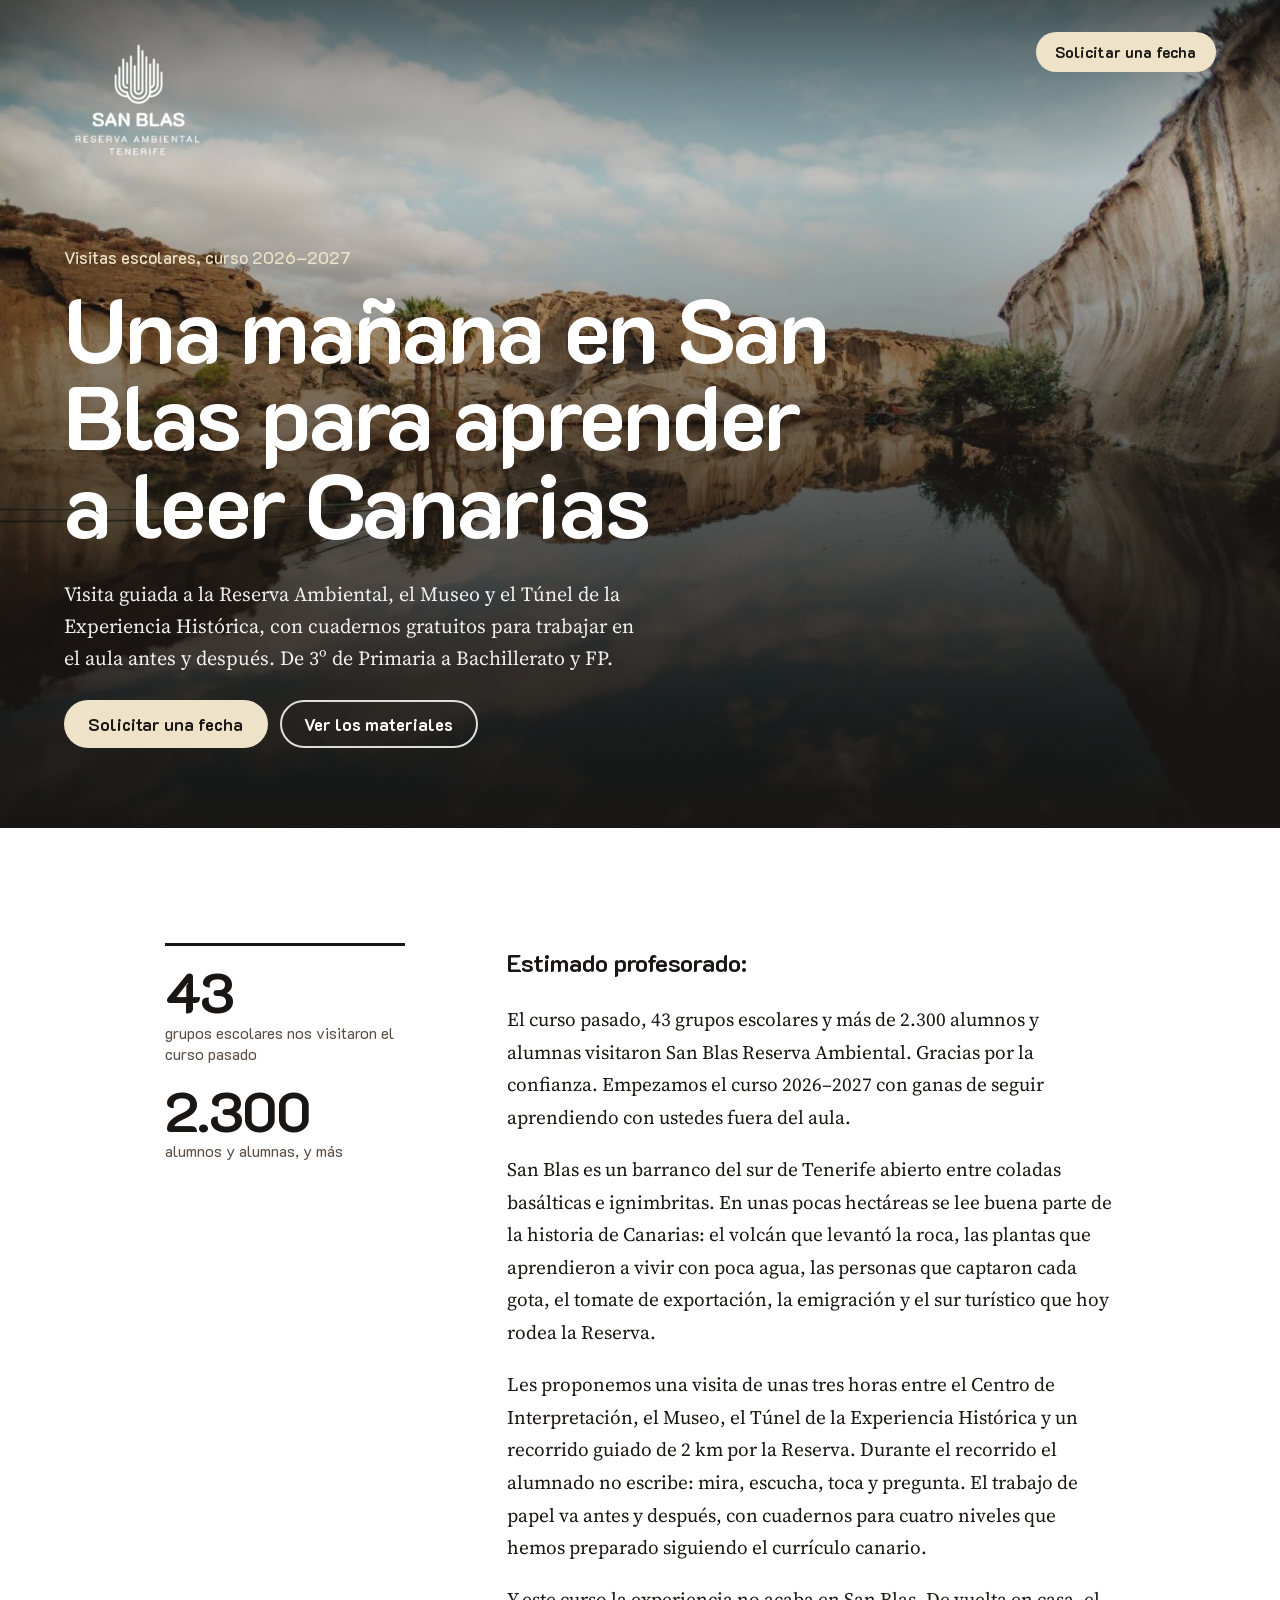
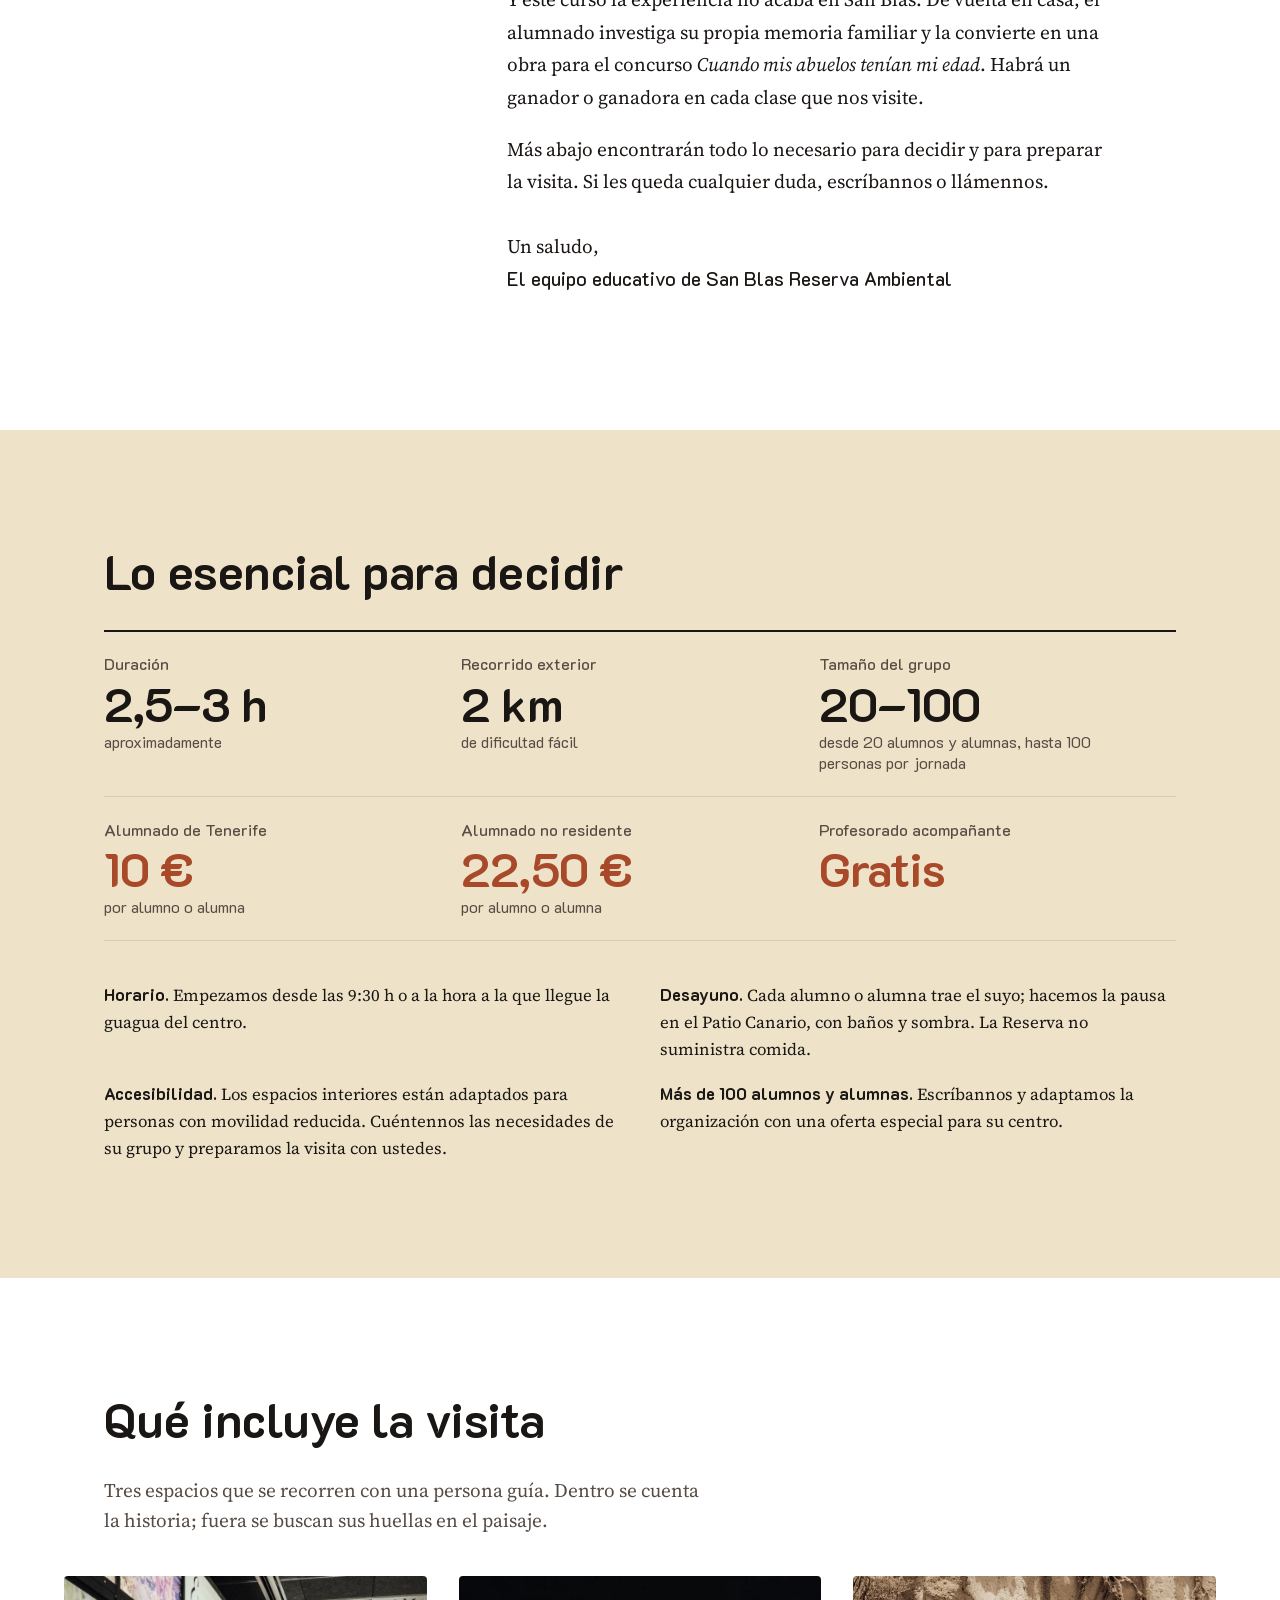
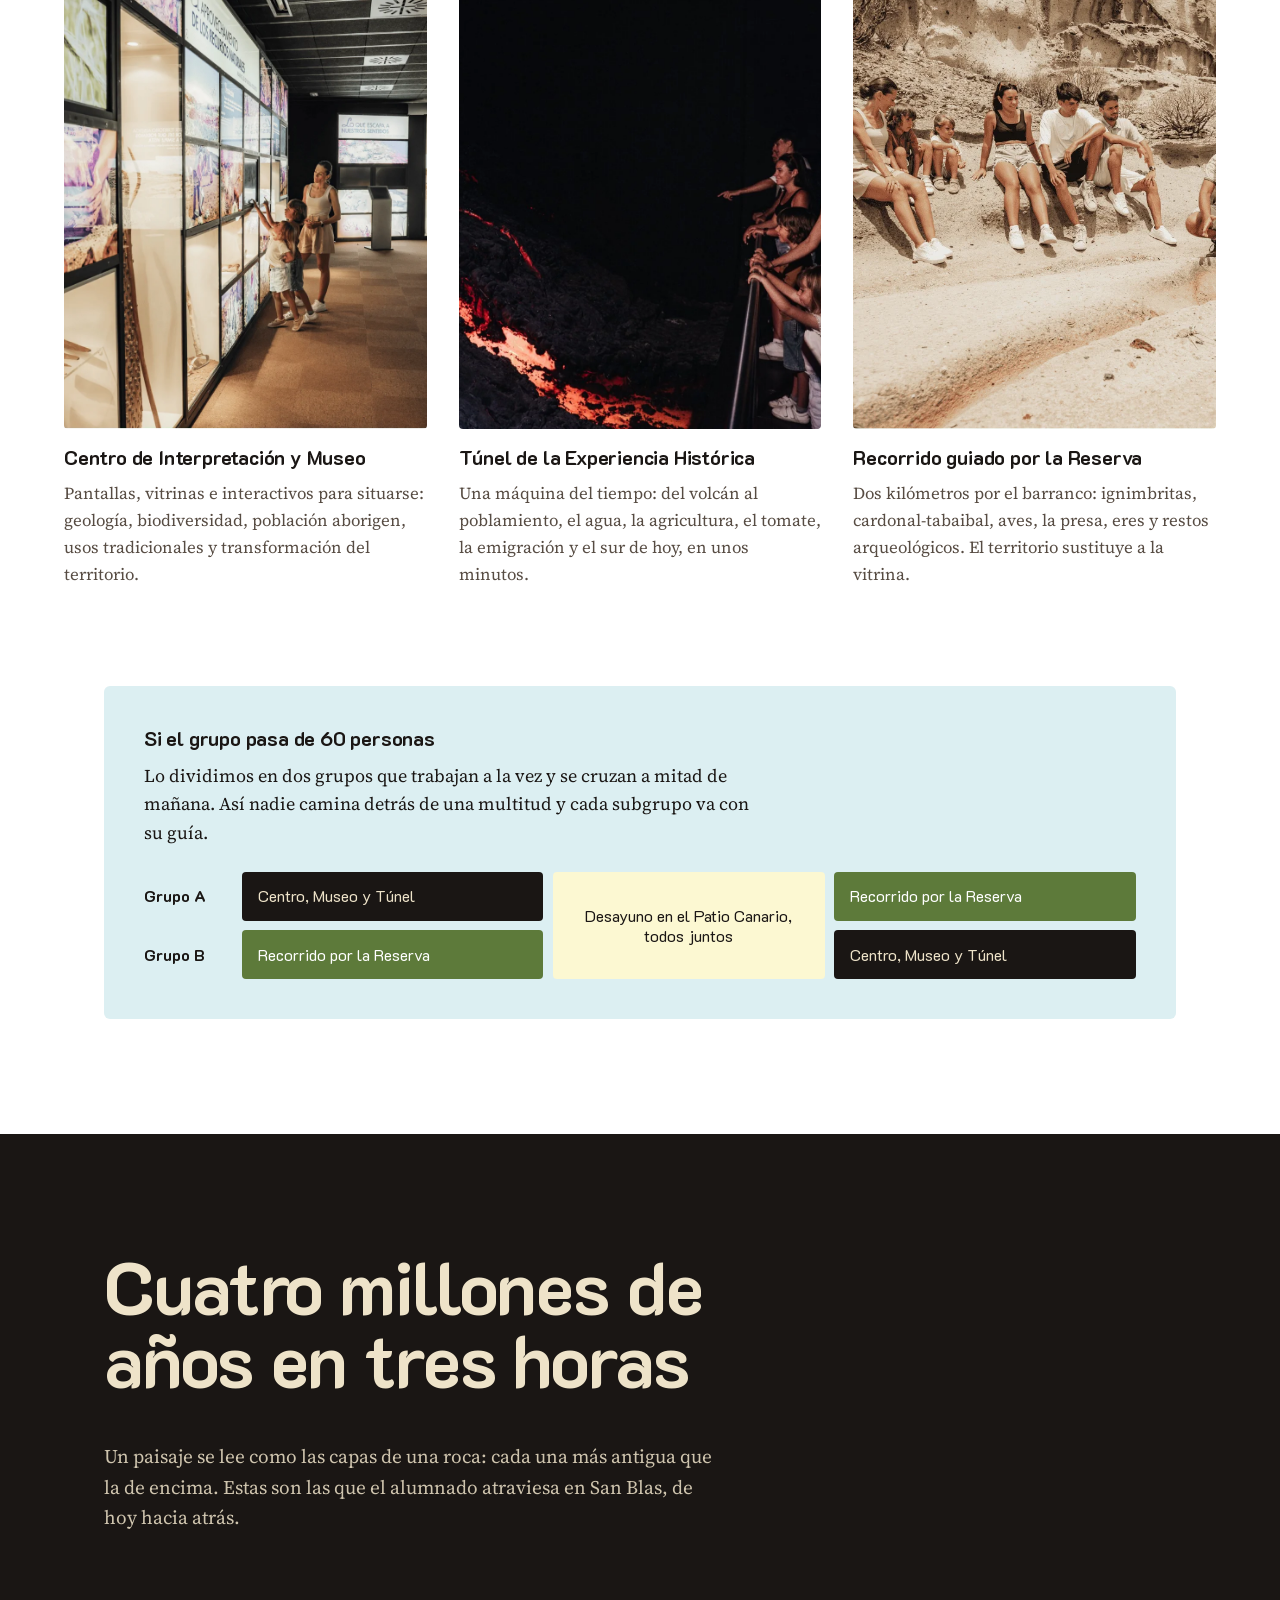
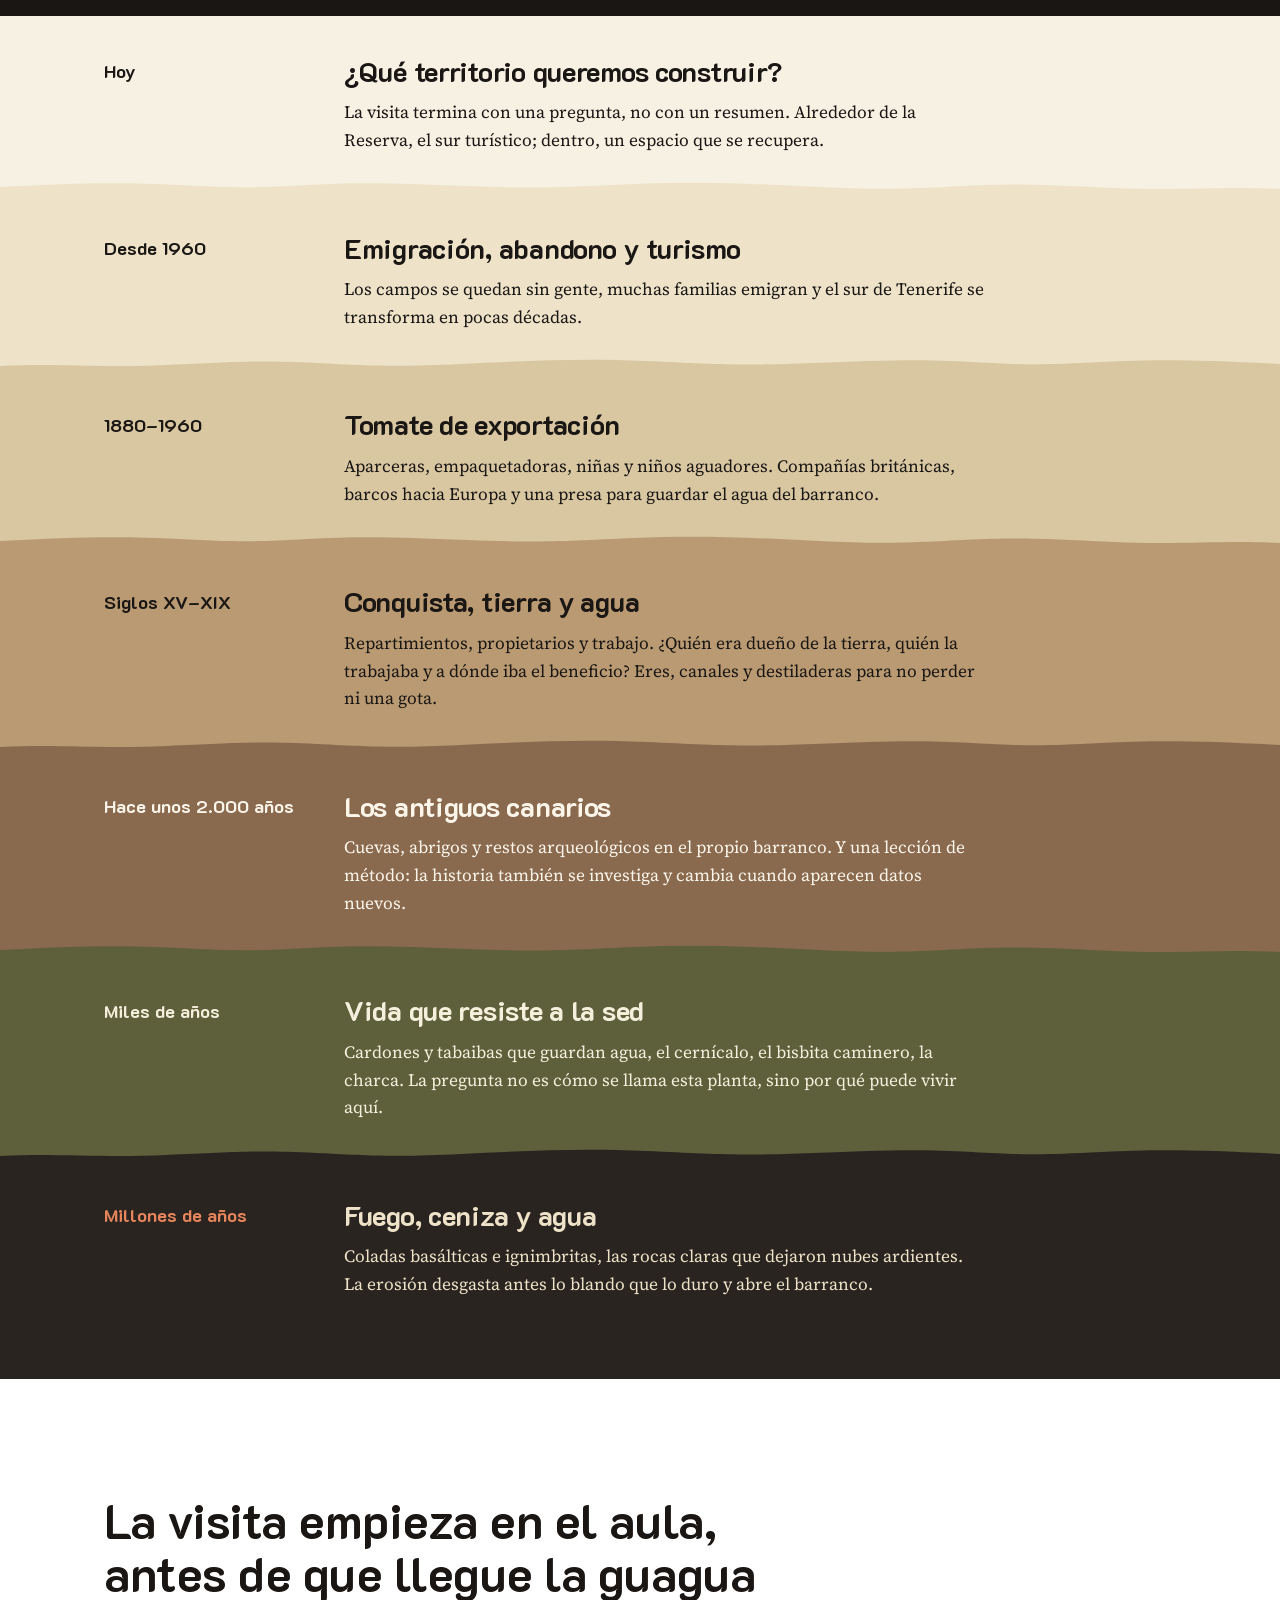
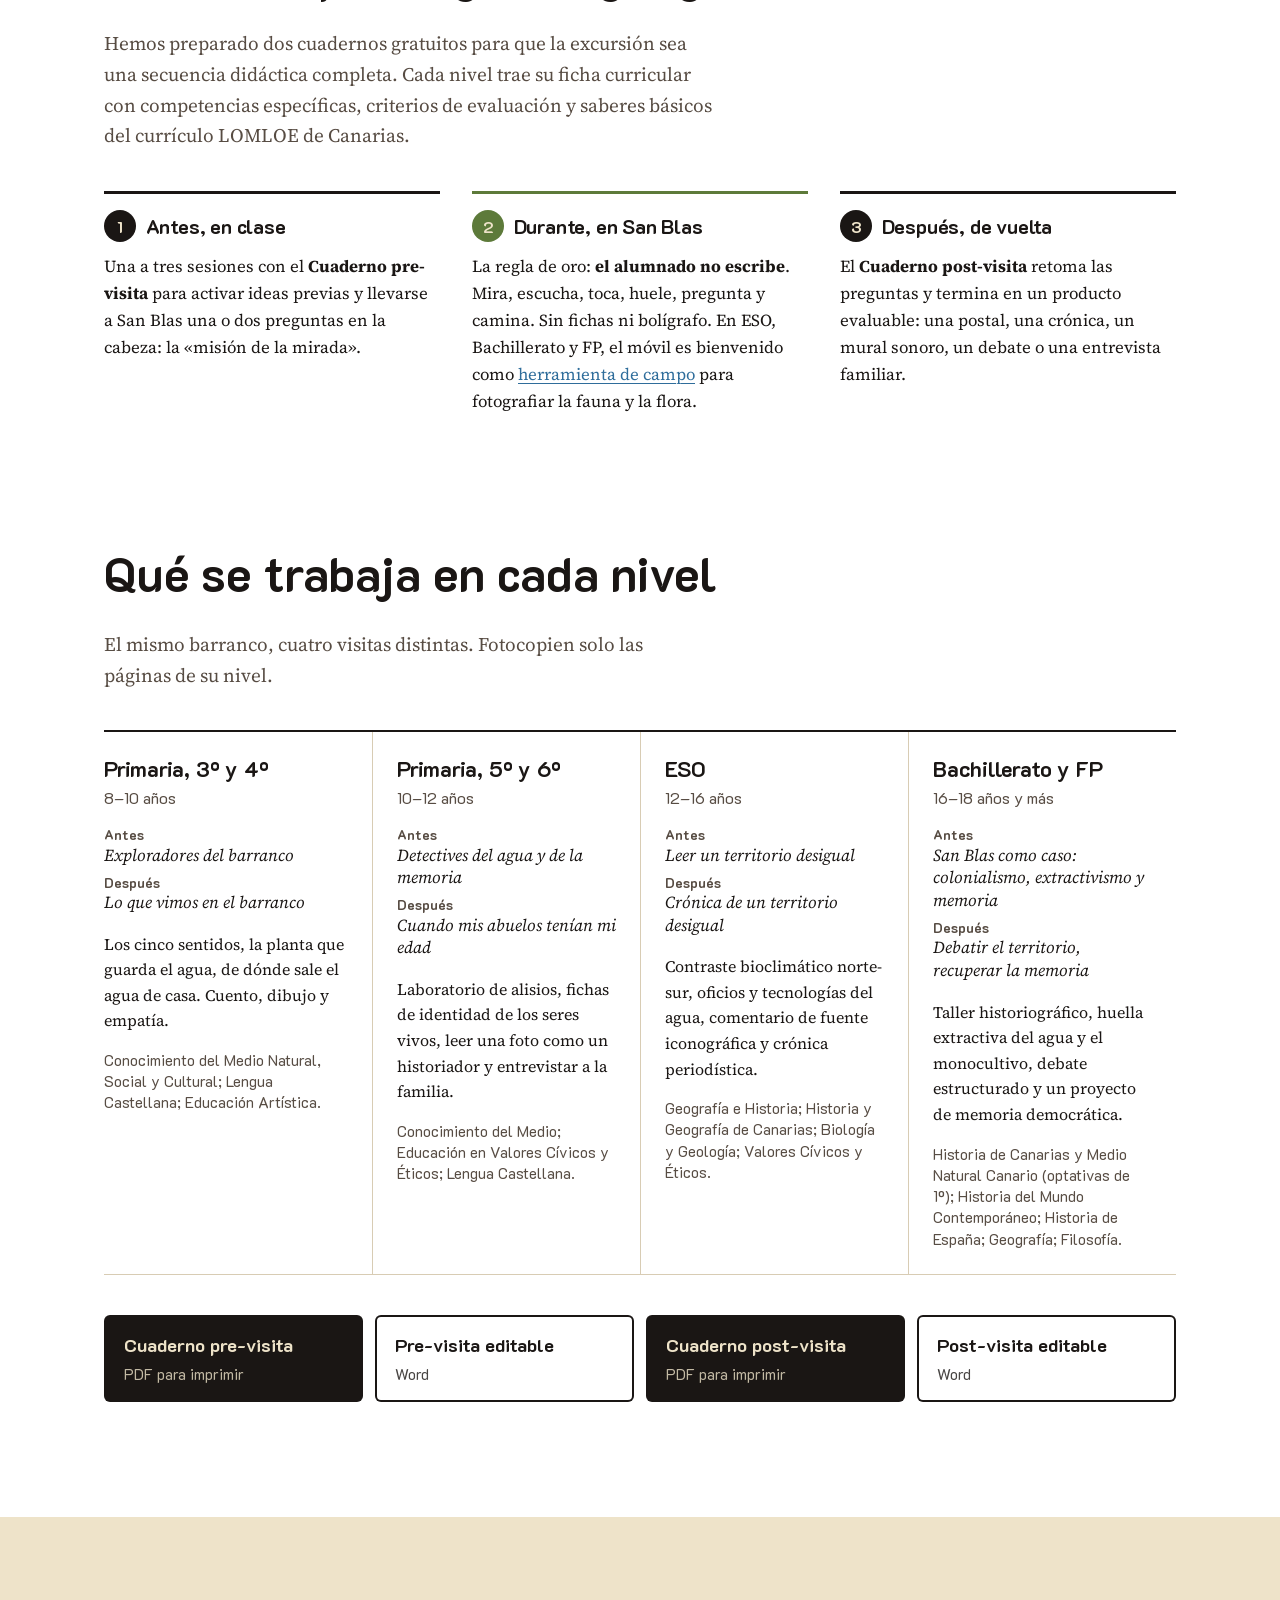
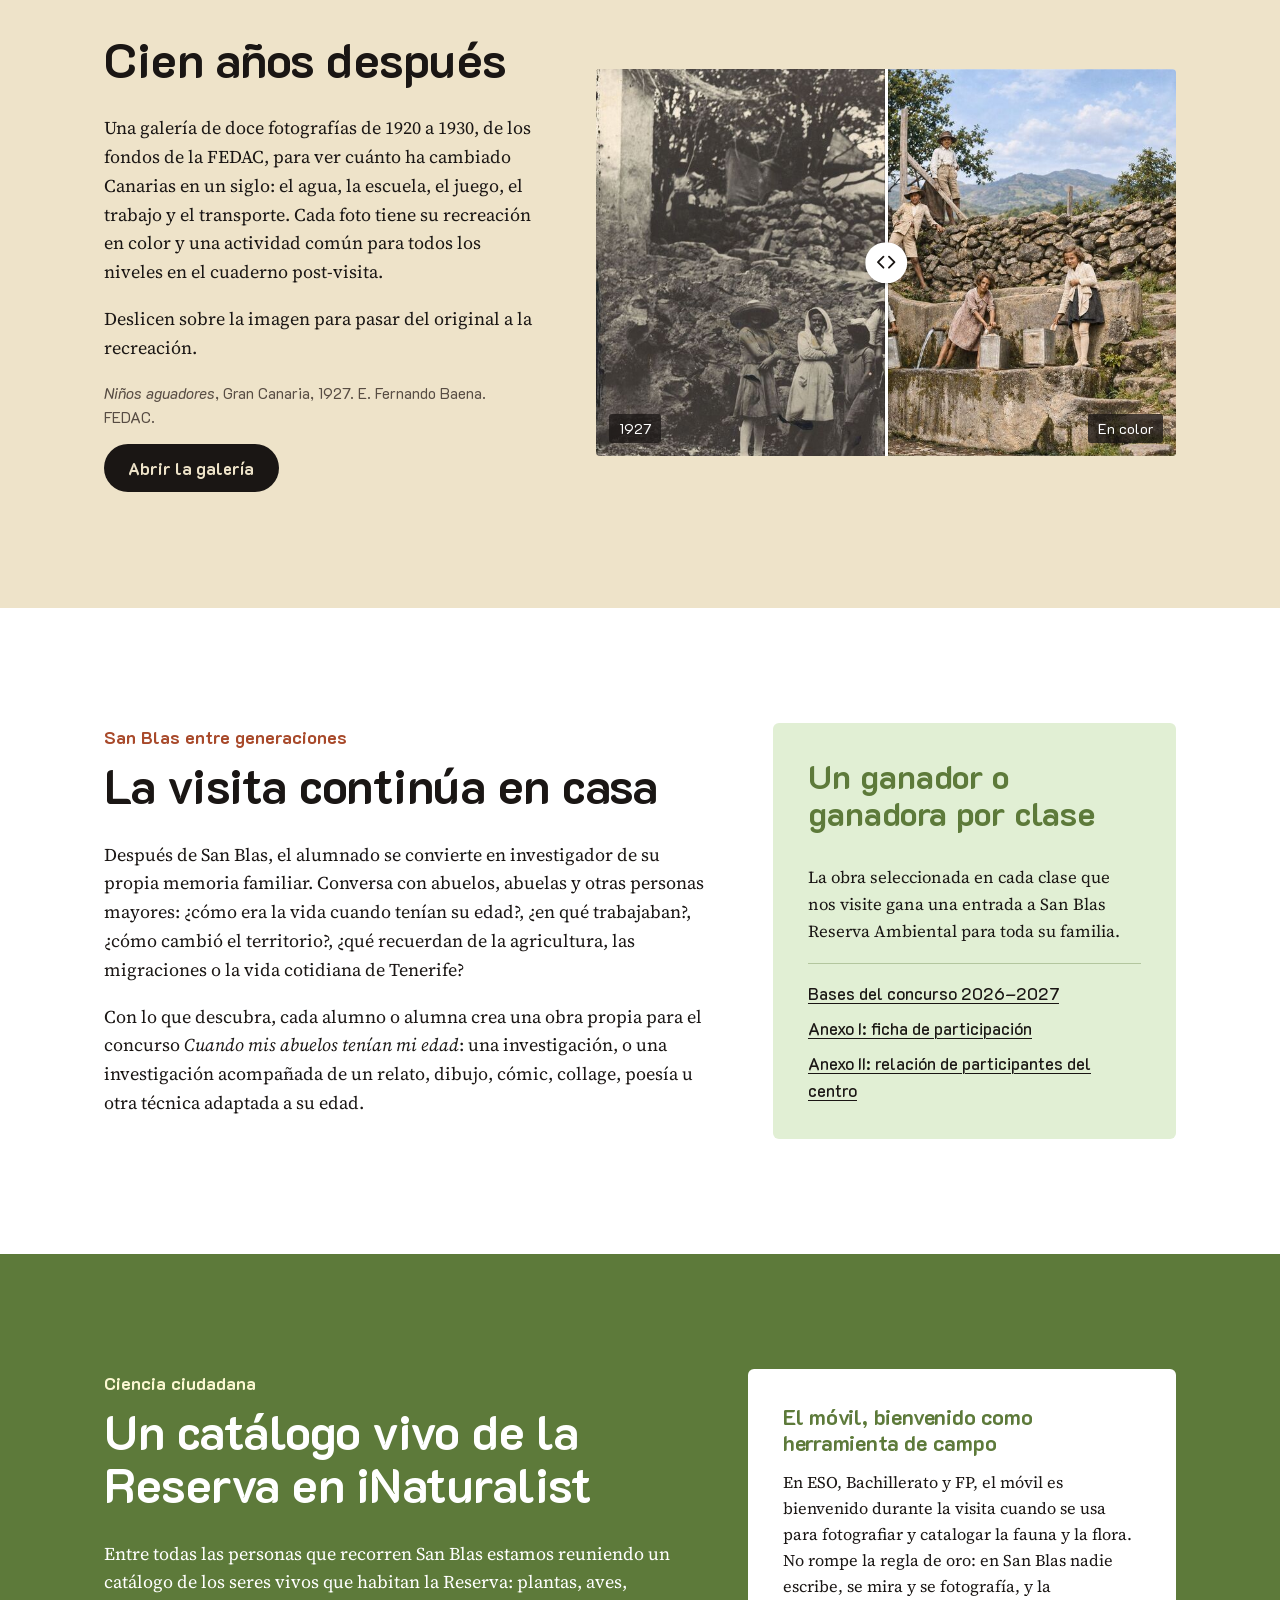
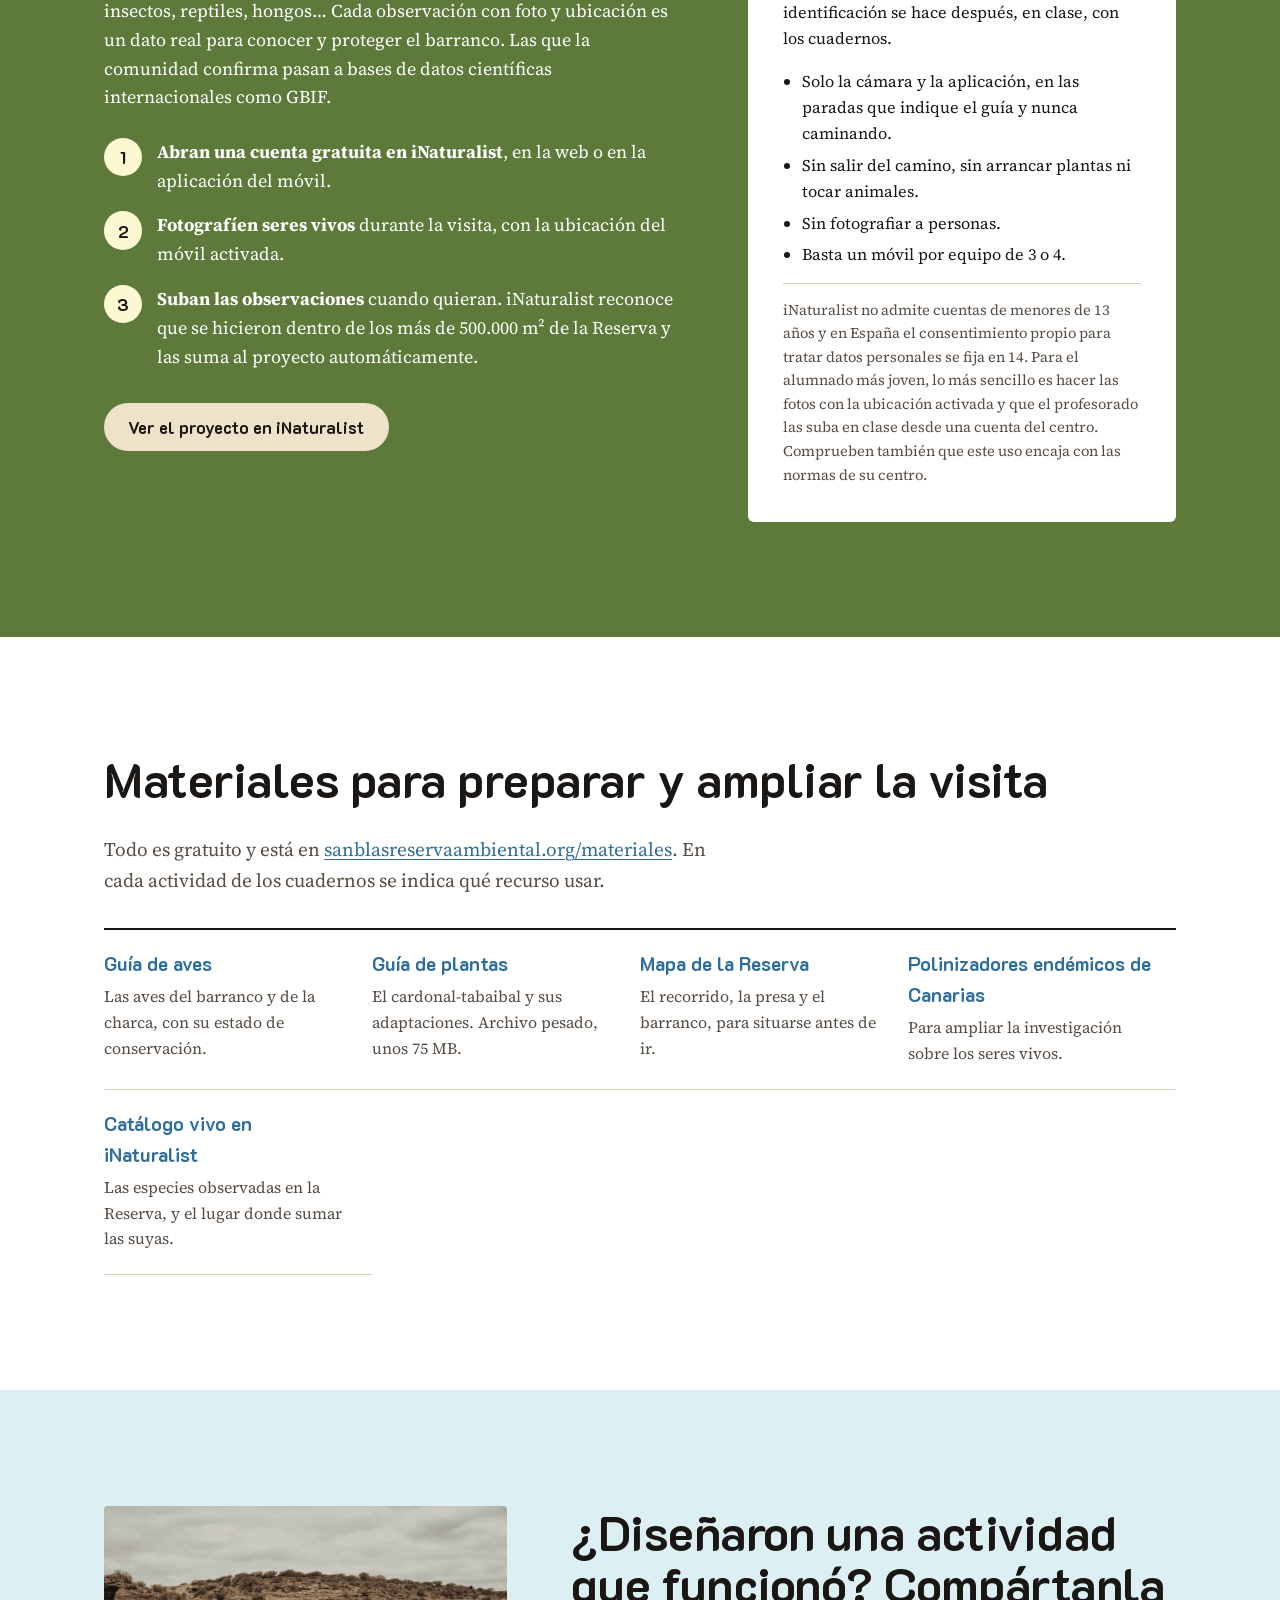
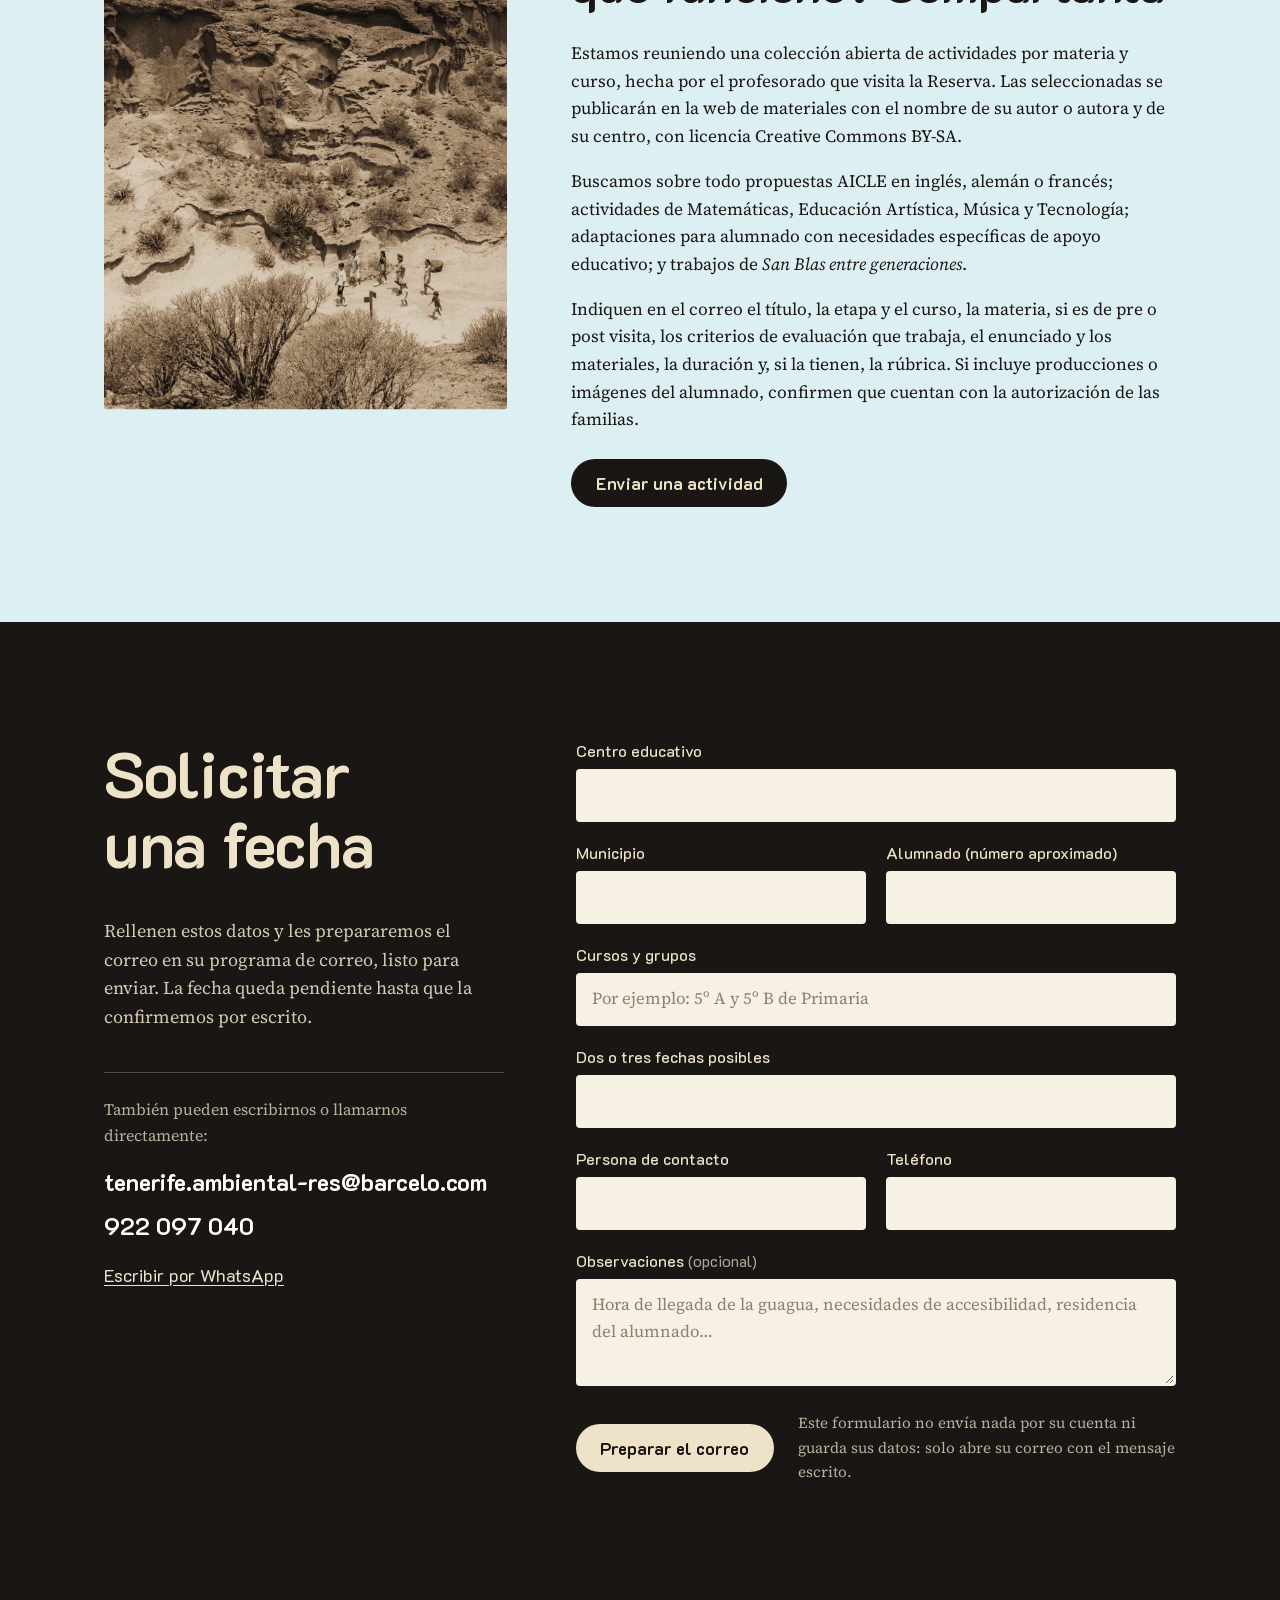
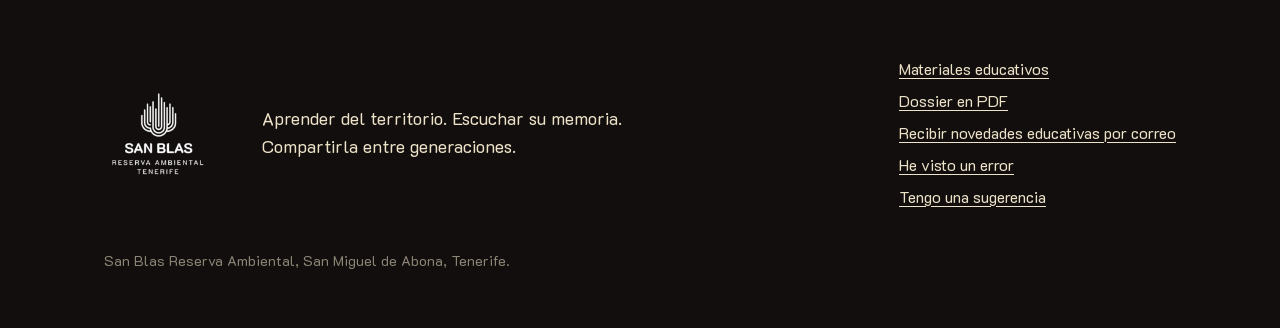
<file: index.html>
<!doctype html>
<html lang="es">
<head>
<meta charset="utf-8">
<meta name="viewport" content="width=device-width, initial-scale=1">
<title>Visitas escolares 2026–2027 · San Blas Reserva Ambiental</title>
<meta name="description" content="Dossier educativo para el profesorado: visita escolar a San Blas Reserva Ambiental (San Miguel de Abona, Tenerife), cuadernos pre y post visita por niveles, concurso escolar y materiales descargables.">
<meta property="og:type" content="website">
<meta property="og:locale" content="es_ES">
<meta property="og:title" content="Visitas escolares 2026–2027 · San Blas Reserva Ambiental">
<meta property="og:description" content="Una mañana para aprender a leer Canarias: visita guiada, cuadernos para el aula en cuatro niveles y un concurso para investigar la memoria familiar.">
<meta property="og:image" content="https://sanblasreservaambiental.org/dossier/img/compartir.jpg">
<meta name="twitter:card" content="summary_large_image">
<meta name="theme-color" content="#1a1614">
<link rel="icon" href="img/logo-negro.png">
<link rel="preconnect" href="https://fonts.googleapis.com">
<link rel="preconnect" href="https://fonts.gstatic.com" crossorigin>
<link href="https://fonts.googleapis.com/css2?family=K2D:wght@400;500;700&family=Source+Serif+4:ital,opsz,wght@0,8..60,400;0,8..60,600;1,8..60,400&display=swap" rel="stylesheet">
<link rel="stylesheet" href="estilo.css">
</head>
<body>

<a class="saltar" href="#carta">Saltar al contenido</a>

<header class="portada">
  <img class="portada__foto" src="img/presa.jpg" srcset="img/presa-800.jpg 800w, img/presa.jpg 1380w" sizes="100vw" alt="La presa de San Blas: el agua refleja las paredes de ignimbrita del barranco y el cielo." fetchpriority="high">
  <div class="portada__barra">
    <img class="portada__logo" src="img/logo-blanco.webp" alt="San Blas Reserva Ambiental, Tenerife" width="180" height="157">
    <a class="boton boton--claro boton--pequeno" href="#reservar">Solicitar una fecha</a>
  </div>
  <div class="portada__texto">
    <p class="portada__curso">Visitas escolares, curso 2026–2027</p>
    <h1>Una mañana en San Blas para aprender a leer Canarias</h1>
    <p class="portada__entrada">Visita guiada a la Reserva Ambiental, el Museo y el Túnel de la Experiencia Histórica, con cuadernos gratuitos para trabajar en el aula antes y después. De 3º de Primaria a Bachillerato y FP.</p>
    <div class="portada__acciones">
      <a class="boton boton--claro" href="#reservar">Solicitar una fecha</a>
      <a class="boton boton--borde" href="#materiales">Ver los materiales</a>
    </div>
  </div>
</header>

<main>

<!-- CARTA -->
<section class="carta" id="carta" aria-labelledby="carta-titulo">
  <h2 id="carta-titulo" class="oculto">Carta al profesorado</h2>
  <aside class="carta__dato">
    <p class="cifra">43</p>
    <p>grupos escolares nos visitaron el curso pasado</p>
    <p class="cifra">2.300</p>
    <p>alumnos y alumnas, y más</p>
  </aside>
  <div class="carta__cuerpo">
    <p class="saludo">Estimado profesorado:</p>
    <p>El curso pasado, 43 grupos escolares y más de 2.300 alumnos y alumnas visitaron San Blas Reserva Ambiental. Gracias por la confianza. Empezamos el curso 2026–2027 con ganas de seguir aprendiendo con ustedes fuera del aula.</p>
    <p>San Blas es un barranco del sur de Tenerife abierto entre coladas basálticas e ignimbritas. En unas pocas hectáreas se lee buena parte de la historia de Canarias: el volcán que levantó la roca, las plantas que aprendieron a vivir con poca agua, las personas que captaron cada gota, el tomate de exportación, la emigración y el sur turístico que hoy rodea la Reserva.</p>
    <p>Les proponemos una visita de unas tres horas entre el Centro de Interpretación, el Museo, el Túnel de la Experiencia Histórica y un recorrido guiado de 2 km por la Reserva. Durante el recorrido el alumnado no escribe: mira, escucha, toca y pregunta. El trabajo de papel va antes y después, con cuadernos para cuatro niveles que hemos preparado siguiendo el currículo canario.</p>
    <p>Y este curso la experiencia no acaba en San Blas. De vuelta en casa, el alumnado investiga su propia memoria familiar y la convierte en una obra para el concurso <cite>Cuando mis abuelos tenían mi edad</cite>. Habrá un ganador o ganadora en cada clase que nos visite.</p>
    <p>Más abajo encontrarán todo lo necesario para decidir y para preparar la visita. Si les queda cualquier duda, escríbannos o llámennos.</p>
    <p class="firma">Un saludo,<br><span>El equipo educativo de San Blas Reserva Ambiental</span></p>
  </div>
</section>

<!-- LO ESENCIAL -->
<section class="esencial" id="esencial" aria-labelledby="esencial-titulo">
  <div class="envoltorio">
    <h2 id="esencial-titulo">Lo esencial para decidir</h2>
    <dl class="ficha">
      <div><dt>Duración</dt><dd><strong>2,5–3 h</strong> aproximadamente</dd></div>
      <div><dt>Recorrido exterior</dt><dd><strong>2 km</strong> de dificultad fácil</dd></div>
      <div><dt>Tamaño del grupo</dt><dd><strong>20–100</strong> desde 20 alumnos y alumnas, hasta 100 personas por jornada</dd></div>
      <div class="ficha__precio"><dt>Alumnado de Tenerife</dt><dd><strong>10 €</strong> por alumno o alumna</dd></div>
      <div class="ficha__precio"><dt>Alumnado no residente</dt><dd><strong>22,50 €</strong> por alumno o alumna</dd></div>
      <div class="ficha__precio"><dt>Profesorado acompañante</dt><dd><strong>Gratis</strong></dd></div>
    </dl>
    <ul class="notas">
      <li><strong>Horario.</strong> Empezamos desde las 9:30 h o a la hora a la que llegue la guagua del centro.</li>
      <li><strong>Desayuno.</strong> Cada alumno o alumna trae el suyo; hacemos la pausa en el Patio Canario, con baños y sombra. La Reserva no suministra comida.</li>
      <li><strong>Accesibilidad.</strong> Los espacios interiores están adaptados para personas con movilidad reducida. Cuéntennos las necesidades de su grupo y preparamos la visita con ustedes.</li>
      <li><strong>Más de 100 alumnos y alumnas.</strong> Escríbannos y adaptamos la organización con una oferta especial para su centro.</li>
    </ul>
  </div>
</section>

<!-- QUÉ INCLUYE -->
<section class="incluye" aria-labelledby="incluye-titulo">
  <div class="envoltorio">
    <h2 id="incluye-titulo">Qué incluye la visita</h2>
    <p class="entradilla">Tres espacios que se recorren con una persona guía. Dentro se cuenta la historia; fuera se buscan sus huellas en el paisaje.</p>
  </div>
  <div class="espacios">
    <figure class="espacio">
      <img src="img/centro.webp" alt="Una familia observa las vitrinas y pantallas del Centro de Interpretación." loading="lazy" width="1200" height="1050">
      <figcaption>
        <h3>Centro de Interpretación y Museo</h3>
        <p>Pantallas, vitrinas e interactivos para situarse: geología, biodiversidad, población aborigen, usos tradicionales y transformación del territorio.</p>
      </figcaption>
    </figure>
    <figure class="espacio">
      <img src="img/tunel-volcan.webp" alt="Niñas y adultos contemplan una recreación de lava incandescente en el Túnel." loading="lazy" width="1200" height="1050">
      <figcaption>
        <h3>Túnel de la Experiencia Histórica</h3>
        <p>Una máquina del tiempo: del volcán al poblamiento, el agua, la agricultura, el tomate, la emigración y el sur de hoy, en unos minutos.</p>
      </figcaption>
    </figure>
    <figure class="espacio">
      <img src="img/barranco-familia.webp" alt="Una familia descansa sobre la roca del barranco mientras el guía señala una gran piedra volcánica." loading="lazy" width="1200" height="737">
      <figcaption>
        <h3>Recorrido guiado por la Reserva</h3>
        <p>Dos kilómetros por el barranco: ignimbritas, cardonal-tabaibal, aves, la presa, eres y restos arqueológicos. El territorio sustituye a la vitrina.</p>
      </figcaption>
    </figure>
  </div>

  <div class="envoltorio">
    <div class="rotacion" aria-labelledby="rotacion-titulo">
      <h3 id="rotacion-titulo">Si el grupo pasa de 60 personas</h3>
      <p>Lo dividimos en dos grupos que trabajan a la vez y se cruzan a mitad de mañana. Así nadie camina detrás de una multitud y cada subgrupo va con su guía.</p>
      <div class="rotacion__esquema">
        <span class="rotacion__grupo rotacion__grupo--a">Grupo A</span>
        <span class="tramo tramo--dentro rotacion__a1">Centro, Museo y Túnel</span>
        <span class="tramo tramo--juntos">Desayuno en el Patio Canario, todos juntos</span>
        <span class="tramo tramo--fuera rotacion__a2">Recorrido por la Reserva</span>
        <span class="rotacion__grupo rotacion__grupo--b">Grupo B</span>
        <span class="tramo tramo--fuera rotacion__b1">Recorrido por la Reserva</span>
        <span class="tramo tramo--dentro rotacion__b2">Centro, Museo y Túnel</span>
      </div>
    </div>
  </div>
</section>

<!-- ESTRATOS -->
<section class="estratos" id="historia" aria-labelledby="estratos-titulo">
  <div class="envoltorio estratos__cabecera">
    <h2 id="estratos-titulo">Cuatro millones de años en tres horas</h2>
    <p>Un paisaje se lee como las capas de una roca: cada una más antigua que la de encima. Estas son las que el alumnado atraviesa en San Blas, de hoy hacia atrás.</p>
  </div>
  <ol class="capas">
    <li class="capa capa--hoy">
      <div class="capa__tiempo">Hoy</div>
      <div class="capa__texto"><h3>¿Qué territorio queremos construir?</h3><p>La visita termina con una pregunta, no con un resumen. Alrededor de la Reserva, el sur turístico; dentro, un espacio que se recupera.</p></div>
    </li>
    <li class="capa capa--turismo">
      <div class="capa__tiempo">Desde 1960</div>
      <div class="capa__texto"><h3>Emigración, abandono y turismo</h3><p>Los campos se quedan sin gente, muchas familias emigran y el sur de Tenerife se transforma en pocas décadas.</p></div>
    </li>
    <li class="capa capa--tomate">
      <div class="capa__tiempo">1880–1960</div>
      <div class="capa__texto"><h3>Tomate de exportación</h3><p>Aparceras, empaquetadoras, niñas y niños aguadores. Compañías británicas, barcos hacia Europa y una presa para guardar el agua del barranco.</p></div>
    </li>
    <li class="capa capa--tierra">
      <div class="capa__tiempo">Siglos XV–XIX</div>
      <div class="capa__texto"><h3>Conquista, tierra y agua</h3><p>Repartimientos, propietarios y trabajo. ¿Quién era dueño de la tierra, quién la trabajaba y a dónde iba el beneficio? Eres, canales y destiladeras para no perder ni una gota.</p></div>
    </li>
    <li class="capa capa--aborigen">
      <div class="capa__tiempo">Hace unos 2.000 años</div>
      <div class="capa__texto"><h3>Los antiguos canarios</h3><p>Cuevas, abrigos y restos arqueológicos en el propio barranco. Y una lección de método: la historia también se investiga y cambia cuando aparecen datos nuevos.</p></div>
    </li>
    <li class="capa capa--vida">
      <div class="capa__tiempo">Miles de años</div>
      <div class="capa__texto"><h3>Vida que resiste a la sed</h3><p>Cardones y tabaibas que guardan agua, el cernícalo, el bisbita caminero, la charca. La pregunta no es cómo se llama esta planta, sino por qué puede vivir aquí.</p></div>
    </li>
    <li class="capa capa--volcan">
      <div class="capa__tiempo">Millones de años</div>
      <div class="capa__texto"><h3>Fuego, ceniza y agua</h3><p>Coladas basálticas e ignimbritas, las rocas claras que dejaron nubes ardientes. La erosión desgasta antes lo blando que lo duro y abre el barranco.</p></div>
    </li>
  </ol>
</section>

<!-- ANTES DURANTE DESPUÉS -->
<section class="secuencia" id="aula" aria-labelledby="secuencia-titulo">
  <div class="envoltorio">
    <h2 id="secuencia-titulo">La visita empieza en el aula, antes de que llegue la guagua</h2>
    <p class="entradilla">Hemos preparado dos cuadernos gratuitos para que la excursión sea una secuencia didáctica completa. Cada nivel trae su ficha curricular con competencias específicas, criterios de evaluación y saberes básicos del currículo LOMLOE de Canarias.</p>
    <ol class="pasos">
      <li>
        <h3>Antes, en clase</h3>
        <p>Una a tres sesiones con el <strong>Cuaderno pre-visita</strong> para activar ideas previas y llevarse a San Blas una o dos preguntas en la cabeza: la «misión de la mirada».</p>
      </li>
      <li>
        <h3>Durante, en San Blas</h3>
        <p>La regla de oro: <strong>el alumnado no escribe</strong>. Mira, escucha, toca, huele, pregunta y camina. Sin fichas ni bolígrafo. En ESO, Bachillerato y FP, el móvil es bienvenido como <a href="#catalogo">herramienta de campo</a> para fotografiar la fauna y la flora.</p>
      </li>
      <li>
        <h3>Después, de vuelta</h3>
        <p>El <strong>Cuaderno post-visita</strong> retoma las preguntas y termina en un producto evaluable: una postal, una crónica, un mural sonoro, un debate o una entrevista familiar.</p>
      </li>
    </ol>
  </div>
</section>

<!-- NIVELES -->
<section class="niveles" aria-labelledby="niveles-titulo">
  <div class="envoltorio">
    <h2 id="niveles-titulo">Qué se trabaja en cada nivel</h2>
    <p class="entradilla">El mismo barranco, cuatro visitas distintas. Fotocopien solo las páginas de su nivel.</p>
    <div class="tabla-niveles">
      <article class="nivel">
        <header class="nivel__cabecera">
          <h3>Primaria, 3º y 4º</h3>
          <p>8–10 años</p>
        </header>
        <p class="nivel__titulos"><span>Antes</span> <cite>Exploradores del barranco</cite><br><span>Después</span> <cite>Lo que vimos en el barranco</cite></p>
        <p>Los cinco sentidos, la planta que guarda el agua, de dónde sale el agua de casa. Cuento, dibujo y empatía.</p>
        <p class="nivel__materias">Conocimiento del Medio Natural, Social y Cultural; Lengua Castellana; Educación Artística.</p>
      </article>
      <article class="nivel">
        <header class="nivel__cabecera">
          <h3>Primaria, 5º y 6º</h3>
          <p>10–12 años</p>
        </header>
        <p class="nivel__titulos"><span>Antes</span> <cite>Detectives del agua y de la memoria</cite><br><span>Después</span> <cite>Cuando mis abuelos tenían mi edad</cite></p>
        <p>Laboratorio de alisios, fichas de identidad de los seres vivos, leer una foto como un historiador y entrevistar a la familia.</p>
        <p class="nivel__materias">Conocimiento del Medio; Educación en Valores Cívicos y Éticos; Lengua Castellana.</p>
      </article>
      <article class="nivel">
        <header class="nivel__cabecera">
          <h3>ESO</h3>
          <p>12–16 años</p>
        </header>
        <p class="nivel__titulos"><span>Antes</span> <cite>Leer un territorio desigual</cite><br><span>Después</span> <cite>Crónica de un territorio desigual</cite></p>
        <p>Contraste bioclimático norte-sur, oficios y tecnologías del agua, comentario de fuente iconográfica y crónica periodística.</p>
        <p class="nivel__materias">Geografía e Historia; Historia y Geografía de Canarias; Biología y Geología; Valores Cívicos y Éticos.</p>
      </article>
      <article class="nivel">
        <header class="nivel__cabecera">
          <h3>Bachillerato y FP</h3>
          <p>16–18 años y más</p>
        </header>
        <p class="nivel__titulos"><span>Antes</span> <cite>San Blas como caso: colonialismo, extractivismo y memoria</cite><br><span>Después</span> <cite>Debatir el territorio, recuperar la memoria</cite></p>
        <p>Taller historiográfico, huella extractiva del agua y el monocultivo, debate estructurado y un proyecto de memoria democrática.</p>
        <p class="nivel__materias">Historia de Canarias y Medio Natural Canario (optativas de 1º); Historia del Mundo Contemporáneo; Historia de España; Geografía; Filosofía.</p>
      </article>
    </div>
    <div class="descargas">
      <a class="descarga" href="https://sanblasreservaambiental.org/materiales/cuadernos/01-cuaderno-previsita.pdf">
        <span class="descarga__nombre">Cuaderno pre-visita</span>
        <span class="descarga__tipo">PDF para imprimir</span>
      </a>
      <a class="descarga descarga--secundaria" href="https://sanblasreservaambiental.org/materiales/cuadernos/01-cuaderno-previsita.docx">
        <span class="descarga__nombre">Pre-visita editable</span>
        <span class="descarga__tipo">Word</span>
      </a>
      <a class="descarga" href="https://sanblasreservaambiental.org/materiales/cuadernos/02-cuaderno-postvisita.pdf">
        <span class="descarga__nombre">Cuaderno post-visita</span>
        <span class="descarga__tipo">PDF para imprimir</span>
      </a>
      <a class="descarga descarga--secundaria" href="https://sanblasreservaambiental.org/materiales/cuadernos/02-cuaderno-postvisita.docx">
        <span class="descarga__nombre">Post-visita editable</span>
        <span class="descarga__tipo">Word</span>
      </a>
    </div>
  </div>
</section>

<!-- CIEN AÑOS -->
<section class="cien" aria-labelledby="cien-titulo">
  <div class="envoltorio cien__rejilla">
    <div class="cien__texto">
      <h2 id="cien-titulo">Cien años después</h2>
      <p>Una galería de doce fotografías de 1920 a 1930, de los fondos de la FEDAC, para ver cuánto ha cambiado Canarias en un siglo: el agua, la escuela, el juego, el trabajo y el transporte. Cada foto tiene su recreación en color y una actividad común para todos los niveles en el cuaderno post-visita.</p>
      <p>Deslicen sobre la imagen para pasar del original a la recreación.</p>
      <p class="pie-foto"><cite>Niños aguadores</cite>, Gran Canaria, 1927. E. Fernando Baena. FEDAC.</p>
      <a class="boton boton--oscuro" href="https://sanblasreservaambiental.org/materiales/cien-anos/">Abrir la galería</a>
    </div>
    <div class="comparador" data-comparador>
      <img src="img/008365-original.jpg" alt="Fotografía original en blanco y negro: niñas y niños llenan latas de agua en un pilar de piedra, 1927." loading="lazy" width="900" height="709">
      <div class="comparador__color">
        <img src="img/008365-color.jpg" alt="" loading="lazy" width="900" height="709">
      </div>
      <input class="comparador__control" type="range" min="0" max="100" value="50" aria-label="Proporción de la recreación en color">
      <span class="comparador__linea" aria-hidden="true"></span>
      <span class="comparador__etiqueta comparador__etiqueta--izq" aria-hidden="true">1927</span>
      <span class="comparador__etiqueta comparador__etiqueta--der" aria-hidden="true">En color</span>
    </div>
  </div>
</section>

<!-- CONCURSO -->
<section class="concurso" id="concurso" aria-labelledby="concurso-titulo">
  <div class="envoltorio concurso__rejilla">
    <div>
      <p class="concurso__programa">San Blas entre generaciones</p>
      <h2 id="concurso-titulo">La visita continúa en casa</h2>
      <p>Después de San Blas, el alumnado se convierte en investigador de su propia memoria familiar. Conversa con abuelos, abuelas y otras personas mayores: ¿cómo era la vida cuando tenían su edad?, ¿en qué trabajaban?, ¿cómo cambió el territorio?, ¿qué recuerdan de la agricultura, las migraciones o la vida cotidiana de Tenerife?</p>
      <p>Con lo que descubra, cada alumno o alumna crea una obra propia para el concurso <cite>Cuando mis abuelos tenían mi edad</cite>: una investigación, o una investigación acompañada de un relato, dibujo, cómic, collage, poesía u otra técnica adaptada a su edad.</p>
    </div>
    <div class="premio">
      <p class="premio__cifra">Un ganador o ganadora por clase</p>
      <p>La obra seleccionada en cada clase que nos visite gana una entrada a San Blas Reserva Ambiental para toda su familia.</p>
      <ul class="enlaces">
        <li><a href="https://sanblasreservaambiental.org/materiales/Bases-concurso-curso2026-27.pdf">Bases del concurso 2026–2027</a></li>
        <li><a href="https://sanblasreservaambiental.org/materiales/ANEXO_I_Ficha_de_participacion.pdf">Anexo I: ficha de participación</a></li>
        <li><a href="https://sanblasreservaambiental.org/materiales/ANEXO_II_Relacion_de_participantes_del_centro_educativo.pdf">Anexo II: relación de participantes del centro</a></li>
      </ul>
    </div>
  </div>
</section>

<!-- CATÁLOGO VIVO · iNATURALIST -->
<section class="catalogo" id="catalogo" aria-labelledby="catalogo-titulo">
  <div class="envoltorio catalogo__rejilla">
    <div class="catalogo__texto">
      <p class="catalogo__programa">Ciencia ciudadana</p>
      <h2 id="catalogo-titulo">Un catálogo vivo de la Reserva en iNaturalist</h2>
      <p>Entre todas las personas que recorren San Blas estamos reuniendo un catálogo de los seres vivos que habitan la Reserva: plantas, aves, insectos, reptiles, hongos… Cada observación con foto y ubicación es un dato real para conocer y proteger el barranco. Las que la comunidad confirma pasan a bases de datos científicas internacionales como GBIF.</p>
      <ol class="catalogo__pasos">
        <li><span><strong>Abran una cuenta gratuita en iNaturalist</strong>, en la web o en la aplicación del móvil.</span></li>
        <li><span><strong>Fotografíen seres vivos</strong> durante la visita, con la ubicación del móvil activada.</span></li>
        <li><span><strong>Suban las observaciones</strong> cuando quieran. iNaturalist reconoce que se hicieron dentro de los más de 500.000&nbsp;m² de la Reserva y las suma al proyecto automáticamente.</span></li>
      </ol>
      <a class="boton boton--claro" href="https://www.inaturalist.org/projects/san-blas-reserva-ambiental">Ver el proyecto en iNaturalist</a>
    </div>
    <aside class="movil">
      <h3>El móvil, bienvenido como herramienta de campo</h3>
      <p>En ESO, Bachillerato y FP, el móvil es bienvenido durante la visita cuando se usa para fotografiar y catalogar la fauna y la flora. No rompe la regla de oro: en San Blas nadie escribe, se mira y se fotografía, y la identificación se hace después, en clase, con los cuadernos.</p>
      <ul>
        <li>Solo la cámara y la aplicación, en las paradas que indique el guía y nunca caminando.</li>
        <li>Sin salir del camino, sin arrancar plantas ni tocar animales.</li>
        <li>Sin fotografiar a personas.</li>
        <li>Basta un móvil por equipo de 3 o 4.</li>
      </ul>
      <p class="movil__nota">iNaturalist no admite cuentas de menores de 13 años y en España el consentimiento propio para tratar datos personales se fija en 14. Para el alumnado más joven, lo más sencillo es hacer las fotos con la ubicación activada y que el profesorado las suba en clase desde una cuenta del centro. Comprueben también que este uso encaja con las normas de su centro.</p>
    </aside>
  </div>
</section>

<!-- MATERIALES -->
<section class="materiales" id="materiales" aria-labelledby="materiales-titulo">
  <div class="envoltorio">
    <h2 id="materiales-titulo">Materiales para preparar y ampliar la visita</h2>
    <p class="entradilla">Todo es gratuito y está en <a href="https://sanblasreservaambiental.org/materiales/">sanblasreservaambiental.org/materiales</a>. En cada actividad de los cuadernos se indica qué recurso usar.</p>
    <ul class="recursos">
      <li><a href="https://sanblasreservaambiental.org/materiales/aves_san_blas_reserva_ambiental.pdf"><span class="recurso__nombre">Guía de aves</span><span class="recurso__uso">Las aves del barranco y de la charca, con su estado de conservación.</span></a></li>
      <li><a href="https://sanblasreservaambiental.org/materiales/plantas_san_blas_reserva_ambiental.pdf"><span class="recurso__nombre">Guía de plantas</span><span class="recurso__uso">El cardonal-tabaibal y sus adaptaciones. Archivo pesado, unos 75 MB.</span></a></li>
      <li><a href="https://sanblasreservaambiental.org/materiales/mapa_san_blas_reserva_ambiental.pdf"><span class="recurso__nombre">Mapa de la Reserva</span><span class="recurso__uso">El recorrido, la presa y el barranco, para situarse antes de ir.</span></a></li>
      <li><a href="https://sanblasreservaambiental.org/materiales/polinizadores_endemicos_canarias.pdf"><span class="recurso__nombre">Polinizadores endémicos de Canarias</span><span class="recurso__uso">Para ampliar la investigación sobre los seres vivos.</span></a></li>
      <li><a href="https://www.inaturalist.org/projects/san-blas-reserva-ambiental"><span class="recurso__nombre">Catálogo vivo en iNaturalist</span><span class="recurso__uso">Las especies observadas en la Reserva, y el lugar donde sumar las suyas.</span></a></li>
    </ul>
  </div>
</section>

<!-- COMPARTIR -->
<section class="compartir" aria-labelledby="compartir-titulo">
  <div class="envoltorio compartir__rejilla">
    <img src="img/barranco-paredes.webp" alt="Paredes de ignimbrita del barranco de San Blas, con un grupo pequeño caminando por el cauce." loading="lazy" width="1200" height="737">
    <div>
      <h2 id="compartir-titulo">¿Diseñaron una actividad que funcionó? Compártanla</h2>
      <p>Estamos reuniendo una colección abierta de actividades por materia y curso, hecha por el profesorado que visita la Reserva. Las seleccionadas se publicarán en la web de materiales con el nombre de su autor o autora y de su centro, con licencia Creative Commons BY-SA.</p>
      <p>Buscamos sobre todo propuestas AICLE en inglés, alemán o francés; actividades de Matemáticas, Educación Artística, Música y Tecnología; adaptaciones para alumnado con necesidades específicas de apoyo educativo; y trabajos de <cite>San Blas entre generaciones</cite>.</p>
      <p>Indiquen en el correo el título, la etapa y el curso, la materia, si es de pre o post visita, los criterios de evaluación que trabaja, el enunciado y los materiales, la duración y, si la tienen, la rúbrica. Si incluye producciones o imágenes del alumnado, confirmen que cuentan con la autorización de las familias.</p>
      <a class="boton boton--oscuro" href="mailto:tenerife.ambiental-res@barcelo.com?subject=Repositorio%20de%20actividades%20%C2%B7%20%5Bmateria%5D%20%C2%B7%20%5Bcurso%5D">Enviar una actividad</a>
    </div>
  </div>
</section>

<!-- RESERVAR -->
<section class="reservar" id="reservar" aria-labelledby="reservar-titulo">
  <div class="envoltorio reservar__rejilla">
    <div class="reservar__intro">
      <h2 id="reservar-titulo">Solicitar una fecha</h2>
      <p>Rellenen estos datos y les prepararemos el correo en su programa de correo, listo para enviar. La fecha queda pendiente hasta que la confirmemos por escrito.</p>
      <div class="contacto">
        <p>También pueden escribirnos o llamarnos directamente:</p>
        <a class="contacto__dato" href="mailto:tenerife.ambiental-res@barcelo.com">tenerife.ambiental-res@barcelo.com</a>
        <a class="contacto__dato" href="tel:+34922097040">922 097 040</a>
        <a class="contacto__wa" href="https://wa.me/34922097040">Escribir por WhatsApp</a>
      </div>
    </div>
    <form class="formulario" id="formulario-reserva" novalidate>
      <div class="campo campo--ancho">
        <label for="f-centro">Centro educativo</label>
        <input id="f-centro" name="centro" autocomplete="organization" required>
      </div>
      <div class="campo">
        <label for="f-municipio">Municipio</label>
        <input id="f-municipio" name="municipio" autocomplete="address-level2">
      </div>
      <div class="campo">
        <label for="f-alumnado">Alumnado (número aproximado)</label>
        <input id="f-alumnado" name="alumnado" inputmode="numeric">
      </div>
      <div class="campo campo--ancho">
        <label for="f-cursos">Cursos y grupos</label>
        <input id="f-cursos" name="cursos" placeholder="Por ejemplo: 5º A y 5º B de Primaria">
      </div>
      <div class="campo campo--ancho">
        <label for="f-fechas">Dos o tres fechas posibles</label>
        <input id="f-fechas" name="fechas">
      </div>
      <div class="campo">
        <label for="f-nombre">Persona de contacto</label>
        <input id="f-nombre" name="nombre" autocomplete="name">
      </div>
      <div class="campo">
        <label for="f-telefono">Teléfono</label>
        <input id="f-telefono" name="telefono" type="tel" autocomplete="tel">
      </div>
      <div class="campo campo--ancho">
        <label for="f-notas">Observaciones <span class="opcional">(opcional)</span></label>
        <textarea id="f-notas" name="notas" rows="3" placeholder="Hora de llegada de la guagua, necesidades de accesibilidad, residencia del alumnado…"></textarea>
      </div>
      <div class="formulario__pie campo--ancho">
        <button class="boton boton--claro" type="submit">Preparar el correo</button>
        <p class="formulario__aviso" id="formulario-aviso" role="status">Este formulario no envía nada por su cuenta ni guarda sus datos: solo abre su correo con el mensaje escrito.</p>
      </div>
    </form>
  </div>
</section>

</main>

<footer class="pie">
  <div class="envoltorio pie__rejilla">
    <img src="img/logo-blanco.webp" alt="San Blas Reserva Ambiental, Tenerife" width="140" height="122" loading="lazy">
    <p class="pie__lema">Aprender del territorio. Escuchar su memoria. Compartirla entre generaciones.</p>
    <ul class="pie__enlaces">
      <li><a href="https://sanblasreservaambiental.org/materiales/">Materiales educativos</a></li>
      <li><a href="https://sanblas.github.io/emails/dossierEducativoCurso2627.pdf">Dossier en PDF</a></li>
      <li><a href="mailto:tenerife.ambiental-res@barcelo.com?subject=Abonarme%20a%20novedades%20educativas&amp;body=Quiero%20recibir%20las%20novedades%20educativas%20de%20San%20Blas%20Reserva%20Ambiental.%0A%0ANombre%20(opcional)%3A%20%0ACentro%20(opcional)%3A%20">Recibir novedades educativas por correo</a></li>
      <li><a href="mailto:tenerife.ambiental-res@barcelo.com?subject=He%20visto%20un%20error&amp;body=P%C3%A1gina%3A%20https%3A%2F%2Fsanblasreservaambiental.org%2Fdossier%2F%0A%0AQu%C3%A9%20he%20visto%3A%20">He visto un error</a></li>
      <li><a href="mailto:tenerife.ambiental-res@barcelo.com?subject=Tengo%20una%20sugerencia&amp;body=P%C3%A1gina%3A%20https%3A%2F%2Fsanblasreservaambiental.org%2Fdossier%2F%0A%0AMi%20sugerencia%3A%20">Tengo una sugerencia</a></li>
    </ul>
    <p class="pie__lugar">San Blas Reserva Ambiental, San Miguel de Abona, Tenerife.</p>
  </div>
</footer>

<script src="dossier.js" defer></script>
</body>
</html>
</file>
<file: estilo.css>
/* Dossier online para el profesorado · San Blas Reserva Ambiental
   Colores tomados del dossier impreso 2026–2027 y del propio barranco. */

:root {
  --basalto: #1a1614;
  --basalto-suave: #3a332e;
  --ignimbrita: #eee3c9;   /* arena del dossier impreso */
  --toba: #d9c7a2;
  --almagre: #a8492a;      /* tierra roja */
  --tomate: #c4683c;
  --cielo: #2f6d9b;
  --cielo-claro: #dceff2;
  --tabaiba: #5d7a3a;
  --tabaiba-clara: #e1efd4;
  --millo: #fcf8d2;
  --papel: #ffffff;
  --tinta: #1a1614;
  --tinta-suave: #574c43;
  --linea: #d8ccb4;

  --sans: "K2D", "Inter", system-ui, sans-serif;
  --serif: "Source Serif 4", Georgia, "Times New Roman", serif;

  --ancho: 72rem;
  --medida: 38rem;
  --gutter: clamp(1rem, 4vw, 2.5rem);
  --seccion: clamp(4rem, 9vw, 7.5rem);
}

*, *::before, *::after { box-sizing: border-box; }

html { -webkit-text-size-adjust: 100%; scroll-behavior: smooth; }
@media (prefers-reduced-motion: reduce) { html { scroll-behavior: auto; } }

body {
  margin: 0;
  background: var(--papel);
  color: var(--tinta);
  font-family: var(--serif);
  font-size: 1.125rem;
  line-height: 1.6;
  font-optical-sizing: auto;
}

img { display: block; max-width: 100%; height: auto; }

h1, h2, h3 {
  font-family: var(--sans);
  font-weight: 700;
  line-height: 1.1;
  margin: 0 0 0.6em;
  letter-spacing: -0.01em;
  text-wrap: balance;
}
h2 { font-size: clamp(1.9rem, 4.2vw, 3rem); }
h3 { font-size: 1.25rem; line-height: 1.2; }
p { margin: 0 0 1em; }
cite { font-style: italic; }

a { color: var(--cielo); text-underline-offset: 0.18em; text-decoration-thickness: 1px; }
a:hover { text-decoration-thickness: 2px; }
:focus-visible { outline: 3px solid var(--cielo); outline-offset: 3px; border-radius: 2px; }

.oculto {
  position: absolute; width: 1px; height: 1px; overflow: hidden;
  clip: rect(0 0 0 0); white-space: nowrap;
}
.saltar {
  position: absolute; left: 1rem; top: -4rem; z-index: 10;
  background: var(--papel); color: var(--tinta); padding: 0.6rem 1rem;
  font-family: var(--sans);
}
.saltar:focus { top: 1rem; }

.envoltorio { max-width: var(--ancho); margin: 0 auto; padding: 0 var(--gutter); }
.entradilla { max-width: var(--medida); color: var(--tinta-suave); font-size: 1.2rem; }

/* Botones */
.boton {
  display: inline-flex; align-items: center; justify-content: center;
  min-height: 3rem; padding: 0.7rem 1.4rem;
  font-family: var(--sans); font-weight: 700; font-size: 1.05rem; line-height: 1.1;
  text-decoration: none; border-radius: 999px; border: 2px solid transparent;
  cursor: pointer; transition: background-color .15s, color .15s;
}
.boton--claro { background: var(--ignimbrita); color: var(--basalto); }
.boton--claro:hover { background: #fff; }
.boton--borde { border-color: rgba(255,255,255,.85); color: #fff; }
.boton--borde:hover { background: rgba(255,255,255,.14); }
.boton--oscuro { background: var(--basalto); color: var(--ignimbrita); }
.boton--oscuro:hover { background: var(--basalto-suave); }
.boton--pequeno { min-height: 2.5rem; padding: 0.45rem 1.1rem; font-size: 0.95rem; }

/* PORTADA */
.portada {
  position: relative;
  min-height: min(92vh, 56rem);
  display: grid;
  grid-template-rows: auto 1fr;
  color: #fff;
  background: var(--basalto);
  isolation: isolate;
}
.portada__foto {
  position: absolute; inset: 0; width: 100%; height: 100%;
  object-fit: cover; object-position: 50% 45%; z-index: -2;
}
.portada::after {
  content: ""; position: absolute; inset: 0; z-index: -1;
  background:
    linear-gradient(180deg, rgba(26,22,20,.55) 0%, rgba(26,22,20,0) 22%),
    linear-gradient(0deg, rgba(26,22,20,.92) 0%, rgba(26,22,20,.6) 45%, rgba(26,22,20,.15) 75%, rgba(26,22,20,0) 90%);
}
.portada__barra {
  display: flex; justify-content: space-between; align-items: flex-start;
  padding: clamp(1rem, 3vw, 2rem) var(--gutter);
  max-width: calc(var(--ancho) + 2 * var(--gutter)); width: 100%; margin: 0 auto;
}
.portada__logo { width: clamp(104px, 14vw, 150px); height: auto; }
.portada__texto {
  align-self: end;
  max-width: calc(var(--ancho) + 2 * var(--gutter)); width: 100%; margin: 0 auto;
  padding: 0 var(--gutter) clamp(2.5rem, 7vw, 5rem);
}
.portada__curso { font-family: var(--sans); font-weight: 500; font-size: 1.05rem; color: var(--ignimbrita); margin-bottom: 0.8rem; }
.portada h1 {
  font-size: clamp(2.5rem, 7.2vw, 5.6rem);
  line-height: 0.98;
  letter-spacing: -0.025em;
  max-width: 14ch;
  margin-bottom: 0.35em;
}
.portada__entrada { max-width: 36rem; font-size: clamp(1.05rem, 1.6vw, 1.25rem); color: rgba(255,255,255,.92); }
.portada__acciones { display: flex; flex-wrap: wrap; gap: 0.75rem; margin-top: 1.6rem; }
@media (max-width: 40rem) {
  .portada__barra .boton { display: none; }
}

/* CARTA */
.carta {
  max-width: var(--ancho); margin: 0 auto;
  padding: var(--seccion) var(--gutter);
  display: grid; gap: 2.5rem;
  grid-template-columns: minmax(0, 1fr);
}
@media (min-width: 56rem) {
  .carta { grid-template-columns: 15rem minmax(0, var(--medida)); gap: clamp(3rem, 8vw, 7rem); justify-content: center; }
}
.carta__dato {
  font-family: var(--sans); color: var(--tinta-suave); font-size: 1rem; line-height: 1.3;
  border-top: 3px solid var(--basalto); padding-top: 1rem; align-self: start;
}
.carta__dato .cifra {
  font-size: 3.4rem; font-weight: 700; color: var(--basalto); line-height: 1; margin: 0.2rem 0 0.2rem;
  letter-spacing: -0.03em;
}
.carta__dato p { margin-bottom: 1.2rem; }
@media (max-width: 55.99rem) {
  .carta__dato { display: grid; grid-template-columns: auto 1fr; gap: 0.2rem 1rem; align-items: center; }
  .carta__dato p { margin: 0; }
  .carta__dato .cifra { font-size: 2.6rem; }
}
.carta__cuerpo { font-size: 1.2rem; line-height: 1.7; }
.saludo { font-family: var(--sans); font-weight: 700; font-size: 1.5rem; margin-bottom: 1.2rem; }
.firma { margin-top: 2rem; }
.firma span { font-family: var(--sans); font-weight: 500; }

/* LO ESENCIAL */
.esencial { background: var(--ignimbrita); padding: var(--seccion) 0; }
.ficha {
  margin: 2rem 0 2.5rem;
  display: grid; grid-template-columns: repeat(auto-fit, minmax(min(100%, 19rem), 1fr));
  border-top: 2px solid var(--basalto);
}
.ficha > div {
  padding: 1.2rem 1.5rem 1.4rem 0;
  border-bottom: 1px solid var(--linea);
}
.ficha dt { font-family: var(--sans); font-weight: 500; color: var(--tinta-suave); font-size: 1rem; }
.ficha dd { margin: 0.2rem 0 0; font-family: var(--sans); font-size: 1rem; color: var(--tinta-suave); line-height: 1.35; }
.ficha dd strong {
  display: block; font-size: clamp(2.2rem, 4vw, 2.9rem); line-height: 1.05; color: var(--basalto);
  letter-spacing: -0.02em; margin-bottom: 0.15rem;
}
.ficha__precio dd strong { color: var(--almagre); }
.notas {
  list-style: none; padding: 0; margin: 0;
  display: grid; gap: 1rem 2.5rem; grid-template-columns: repeat(auto-fit, minmax(min(100%, 22rem), 1fr));
  font-size: 1.05rem;
}
.notas strong { font-family: var(--sans); }

/* QUÉ INCLUYE */
.incluye { padding: var(--seccion) 0; }
.espacios {
  max-width: calc(var(--ancho) + 2 * var(--gutter)); margin: 2.5rem auto 0; padding: 0 var(--gutter);
  display: grid; gap: 2rem; grid-template-columns: repeat(auto-fit, minmax(min(100%, 18rem), 1fr));
}
.espacio { margin: 0; }
.espacio img { width: 100%; aspect-ratio: 4 / 5; object-fit: cover; border-radius: 4px; }
.espacio:nth-child(3) img { object-position: 30% 50%; }
.espacio figcaption { padding-top: 1rem; }
.espacio figcaption p { color: var(--tinta-suave); font-size: 1.05rem; }

.rotacion {
  margin-top: clamp(3rem, 7vw, 5rem);
  padding: clamp(1.5rem, 4vw, 2.5rem);
  background: var(--cielo-claro);
  border-radius: 6px;
}
.rotacion > p { max-width: var(--medida); }
.rotacion__esquema {
  display: grid; gap: 0.6rem; margin-top: 1.5rem;
  grid-template-columns: 5.5rem 1fr 0.9fr 1fr;
  font-family: var(--sans); font-size: 1rem; line-height: 1.25;
}
.rotacion__grupo { font-weight: 700; align-self: center; }
.rotacion__grupo--a { grid-area: 1 / 1; }
.rotacion__grupo--b { grid-area: 2 / 1; }
.rotacion__a1 { grid-area: 1 / 2; }
.rotacion__a2 { grid-area: 1 / 4; }
.rotacion__b1 { grid-area: 2 / 2; }
.rotacion__b2 { grid-area: 2 / 4; }
.tramo { padding: 0.9rem 1rem; border-radius: 4px; display: flex; align-items: center; }
.tramo--dentro { background: var(--basalto); color: var(--ignimbrita); }
.tramo--fuera { background: var(--tabaiba); color: #fff; }
/* El desayuno es el mismo momento para los dos grupos: una sola banda en las dos filas. */
.tramo--juntos { grid-area: 1 / 3 / 3 / 4; background: var(--millo); color: var(--basalto); justify-content: center; text-align: center; }
@media (max-width: 40rem) {
  .rotacion__esquema { grid-template-columns: 1fr 1fr; }
  .rotacion__grupo--a { grid-area: 1 / 1; } .rotacion__grupo--b { grid-area: 1 / 2; }
  .rotacion__a1 { grid-area: 2 / 1; } .rotacion__b1 { grid-area: 2 / 2; }
  .tramo--juntos { grid-area: 3 / 1 / 4 / 3; }
  .rotacion__a2 { grid-area: 4 / 1; } .rotacion__b2 { grid-area: 4 / 2; }
}

/* ESTRATOS */
.estratos { background: var(--basalto); color: var(--ignimbrita); padding: var(--seccion) 0 0; }
.estratos__cabecera { padding-bottom: clamp(2.5rem, 5vw, 4rem); }
.estratos__cabecera h2 { font-size: clamp(2.3rem, 6vw, 4.6rem); line-height: 1; letter-spacing: -0.025em; max-width: 13ch; }
.estratos__cabecera p { max-width: var(--medida); font-size: 1.2rem; color: rgba(238,227,201,.85); }
.capas { list-style: none; margin: 0; padding: 0; }
.capa {
  --fondo: var(--ignimbrita); --texto: var(--basalto);
  background: var(--fondo); color: var(--texto);
  padding: clamp(1.4rem, 3.5vw, 2.4rem) var(--gutter);
  display: grid; gap: 0.3rem 2rem;
  grid-template-columns: minmax(0, 1fr);
  position: relative;
}
@media (min-width: 48rem) {
  .capa {
    grid-template-columns: 13rem minmax(0, 40rem);
    padding-left: max(var(--gutter), calc((100vw - var(--ancho)) / 2 + var(--gutter)));
  }
}
/* borde irregular entre capas, como un estrato */
.capa::before {
  content: ""; position: absolute; left: 0; right: 0; top: -11px; height: 12px;
  background: var(--fondo);
  -webkit-mask: url("data:image/svg+xml,%3Csvg xmlns='http://www.w3.org/2000/svg' viewBox='0 0 400 12' preserveAspectRatio='none'%3E%3Cpath d='M0 12V7c18-3 31 2 52-1s28-5 47-2 26 4 45 1 37-6 58-3 30 5 52 2 34-4 50-1 22 3 40 0 33-2 56 2v7z'/%3E%3C/svg%3E") 0 0 / 100% 100% no-repeat;
          mask: url("data:image/svg+xml,%3Csvg xmlns='http://www.w3.org/2000/svg' viewBox='0 0 400 12' preserveAspectRatio='none'%3E%3Cpath d='M0 12V7c18-3 31 2 52-1s28-5 47-2 26 4 45 1 37-6 58-3 30 5 52 2 34-4 50-1 22 3 40 0 33-2 56 2v7z'/%3E%3C/svg%3E") 0 0 / 100% 100% no-repeat;
}
.capa:nth-child(even)::before { transform: scaleX(-1); }
.capa__tiempo { font-family: var(--sans); font-weight: 700; font-size: 1.15rem; padding-top: 0.15rem; }
.capa__texto h3 { font-size: clamp(1.35rem, 2.6vw, 1.75rem); margin-bottom: 0.4em; }
.capa__texto p { margin: 0; font-size: 1.08rem; }
.capa--hoy      { --fondo: #f7f1e3; --texto: var(--basalto); }
.capa--turismo  { --fondo: var(--ignimbrita); }
.capa--tomate   { --fondo: var(--toba); }
.capa--tierra   { --fondo: #b99a72; }
.capa--aborigen { --fondo: #8a6a4f; --texto: #fbf5ea; }
.capa--vida     { --fondo: #5e5f3b; --texto: #f5f0dc; }
.capa--volcan   { --fondo: #2a2421; --texto: var(--ignimbrita); padding-bottom: clamp(3rem, 7vw, 5rem); }
.capa--volcan .capa__tiempo { color: #e8855a; }
.capa--hoy::before { display: none; }
@media (max-width: 47.99rem) { .capa__tiempo { font-size: 1rem; opacity: .85; } }

/* SECUENCIA */
.secuencia { padding: var(--seccion) 0 0; }
.secuencia h2 { max-width: 22ch; }
.pasos {
  list-style: none; counter-reset: paso; padding: 0; margin: 2.5rem 0 0;
  display: grid; gap: 2rem; grid-template-columns: repeat(auto-fit, minmax(min(100%, 18rem), 1fr));
}
.pasos li { counter-increment: paso; border-top: 3px solid var(--basalto); padding-top: 1rem; }
.pasos li:nth-child(2) { border-color: var(--tabaiba); }
.pasos h3::before {
  content: counter(paso); display: inline-grid; place-items: center;
  width: 2rem; height: 2rem; margin-right: 0.6rem; border-radius: 50%;
  background: var(--basalto); color: var(--ignimbrita); font-size: 1rem;
  vertical-align: 0.1em;
}
.pasos li:nth-child(2) h3::before { background: var(--tabaiba); }
.pasos p { font-size: 1.05rem; }

/* NIVELES */
.niveles { padding: var(--seccion) 0; }
.tabla-niveles {
  margin-top: 2.5rem;
  display: grid; gap: 0; grid-template-columns: repeat(auto-fit, minmax(min(100%, 15.5rem), 1fr));
  border-top: 2px solid var(--basalto);
}
.nivel { padding: 1.5rem 1.5rem 1.5rem 0; border-bottom: 1px solid var(--linea); font-size: 1rem; }
@media (min-width: 66rem) {
  .nivel + .nivel { padding-left: 1.5rem; border-left: 1px solid var(--linea); }
}
.nivel__cabecera { margin-bottom: 1rem; }
.nivel__cabecera h3 { margin: 0; font-size: 1.35rem; }
.nivel__cabecera p { margin: 0.15rem 0 0; font-family: var(--sans); color: var(--tinta-suave); }
.nivel__titulos { font-size: 1.05rem; line-height: 1.35; }
.nivel__titulos span { display: block; margin-top: 0.4rem; font-family: var(--sans); font-weight: 700; font-size: 0.85rem; color: var(--tinta-suave); }
.nivel__titulos br { display: none; }
.nivel__materias { font-family: var(--sans); font-size: 0.95rem; color: var(--tinta-suave); margin: 0; line-height: 1.4; }

.descargas {
  margin-top: 2.5rem;
  display: grid; gap: 0.75rem; grid-template-columns: repeat(auto-fit, minmax(min(100%, 15rem), 1fr));
}
.descarga {
  display: flex; flex-direction: column; gap: 0.1rem;
  padding: 1rem 1.25rem; border-radius: 6px; text-decoration: none;
  background: var(--basalto); color: var(--ignimbrita);
  font-family: var(--sans);
}
.descarga:hover { background: var(--basalto-suave); }
.descarga__nombre { font-weight: 700; font-size: 1.15rem; }
.descarga__tipo { font-size: 0.95rem; opacity: .8; }
.descarga--secundaria { background: transparent; color: var(--basalto); box-shadow: inset 0 0 0 2px var(--basalto); }
.descarga--secundaria:hover { background: var(--ignimbrita); }

/* CIEN AÑOS */
.cien { background: var(--ignimbrita); padding: var(--seccion) 0; }
.cien__rejilla { display: grid; gap: 2.5rem; align-items: center; }
@media (min-width: 56rem) { .cien__rejilla { grid-template-columns: minmax(0, 0.85fr) minmax(0, 1.15fr); gap: 4rem; } }
.cien__texto p { max-width: 34rem; }
.pie-foto { font-family: var(--sans); font-size: 0.95rem; color: var(--tinta-suave); }

.comparador {
  position: relative; overflow: hidden; border-radius: 4px;
  aspect-ratio: 3 / 2; background: #ccc; touch-action: pan-y;
  --pos: 50%;
}
.comparador img { width: 100%; height: 100%; object-fit: cover; }
.comparador__color { position: absolute; inset: 0; clip-path: inset(0 0 0 var(--pos)); }
.comparador__control {
  position: absolute; inset: 0; width: 100%; height: 100%; margin: 0;
  opacity: 0; cursor: ew-resize;
}
.comparador__linea {
  position: absolute; top: 0; bottom: 0; left: var(--pos); width: 3px; margin-left: -1.5px;
  background: #fff; pointer-events: none; box-shadow: 0 0 0 1px rgba(0,0,0,.15);
}
.comparador__linea::after {
  content: ""; position: absolute; top: 50%; left: 50%; width: 2.6rem; height: 2.6rem;
  transform: translate(-50%, -50%); border-radius: 50%;
  background: #fff url("data:image/svg+xml,%3Csvg xmlns='http://www.w3.org/2000/svg' viewBox='0 0 24 24' fill='none' stroke='%231a1614' stroke-width='2' stroke-linecap='round' stroke-linejoin='round'%3E%3Cpath d='M9 6l-6 6 6 6M15 6l6 6-6 6'/%3E%3C/svg%3E") center / 1.4rem no-repeat;
  box-shadow: 0 1px 4px rgba(0,0,0,.3);
}
.comparador__control:focus-visible ~ .comparador__linea::after { outline: 3px solid var(--cielo); outline-offset: 2px; }
.comparador__etiqueta {
  position: absolute; bottom: 0.8rem; padding: 0.2rem 0.6rem; border-radius: 3px;
  background: rgba(26,22,20,.75); color: #fff; font-family: var(--sans); font-size: 0.9rem; pointer-events: none;
}
.comparador__etiqueta--izq { left: 0.8rem; }
.comparador__etiqueta--der { right: 0.8rem; }

/* CONCURSO */
.concurso { padding: var(--seccion) 0; }
.concurso__rejilla { display: grid; gap: 2.5rem; }
@media (min-width: 56rem) { .concurso__rejilla { grid-template-columns: minmax(0, 1.2fr) minmax(0, 0.8fr); gap: 4rem; align-items: start; } }
.concurso__rejilla > div:first-child p { max-width: var(--medida); }
.concurso__programa { font-family: var(--sans); font-weight: 700; color: var(--almagre); font-size: 1.1rem; margin-bottom: 0.5rem; }
.premio { background: var(--tabaiba-clara); padding: clamp(1.5rem, 3vw, 2.2rem); border-radius: 6px; font-size: 1.05rem; }
.premio__cifra { font-family: var(--sans); font-weight: 700; font-size: clamp(1.6rem, 3vw, 2.1rem); line-height: 1.1; color: var(--tabaiba); }
.enlaces { list-style: none; padding: 1rem 0 0; margin: 1rem 0 0; border-top: 1px solid rgba(93,122,58,.35); font-family: var(--sans); }
.enlaces li + li { margin-top: 0.5rem; }
.enlaces a { color: var(--basalto); font-weight: 500; }

/* CATÁLOGO VIVO · iNATURALIST */
.catalogo { background: var(--tabaiba); color: #fff; padding: var(--seccion) 0; }
.catalogo__rejilla { display: grid; gap: 2.5rem; }
@media (min-width: 56rem) { .catalogo__rejilla { grid-template-columns: minmax(0, 1.15fr) minmax(0, 0.85fr); gap: 4rem; align-items: start; } }
.catalogo__texto > p { max-width: var(--medida); }
.catalogo__programa { font-family: var(--sans); font-weight: 700; color: var(--millo); font-size: 1.1rem; margin-bottom: 0.5rem; }
.catalogo__pasos { list-style: none; counter-reset: paso; padding: 0; margin: 1.6rem 0 2rem; display: grid; gap: 1rem; max-width: var(--medida); }
.catalogo__pasos li { counter-increment: paso; display: grid; grid-template-columns: 2.4rem 1fr; gap: 0.9rem; align-items: start; }
.catalogo__pasos li::before {
  content: counter(paso); width: 2.4rem; height: 2.4rem; border-radius: 50%;
  display: grid; place-items: center; background: var(--millo); color: var(--basalto);
  font-family: var(--sans); font-weight: 700; font-size: 1.1rem;
}
.movil { background: var(--papel); color: var(--tinta); padding: clamp(1.5rem, 3vw, 2.2rem); border-radius: 6px; font-size: 1.02rem; }
.movil h3 { color: var(--tabaiba); font-size: 1.35rem; }
.movil ul { padding-left: 1.2rem; margin: 0 0 1rem; }
.movil li + li { margin-top: 0.35rem; }
.movil__nota { font-size: 0.92rem; color: var(--tinta-suave); border-top: 1px solid var(--linea); padding-top: 0.9rem; margin: 0; }

/* MATERIALES */
.materiales { padding: var(--seccion) 0; }
.recursos {
  list-style: none; padding: 0; margin: 2rem 0 0;
  display: grid; grid-template-columns: repeat(auto-fit, minmax(min(100%, 16rem), 1fr));
  border-top: 2px solid var(--basalto);
}
.recursos a {
  display: flex; flex-direction: column; gap: 0.3rem; height: 100%;
  padding: 1.2rem 1.5rem 1.4rem 0; border-bottom: 1px solid var(--linea);
  text-decoration: none; color: var(--tinta);
}
.recurso__nombre { font-family: var(--sans); font-weight: 700; font-size: 1.2rem; color: var(--cielo); }
.recursos a:hover .recurso__nombre { text-decoration: underline; text-underline-offset: 0.18em; }
.recurso__uso { font-size: 1rem; color: var(--tinta-suave); }

/* COMPARTIR */
.compartir { background: var(--cielo-claro); padding: var(--seccion) 0; }
.compartir__rejilla { display: grid; gap: 2.5rem; align-items: start; }
@media (min-width: 56rem) { .compartir__rejilla { grid-template-columns: minmax(0, 0.8fr) minmax(0, 1.2fr); gap: 4rem; } }
.compartir__rejilla img { border-radius: 4px; width: 100%; aspect-ratio: 4 / 5; object-fit: cover; }
@media (max-width: 55.99rem) { .compartir__rejilla img { aspect-ratio: 16 / 9; } }
.compartir__rejilla p { max-width: var(--medida); font-size: 1.08rem; }
.compartir__rejilla .boton { margin-top: 0.5rem; }

/* RESERVAR */
.reservar { background: var(--basalto); color: var(--ignimbrita); padding: var(--seccion) 0; }
.reservar__rejilla { display: grid; gap: 3rem; }
@media (min-width: 60rem) { .reservar__rejilla { grid-template-columns: minmax(0, 0.8fr) minmax(0, 1.2fr); gap: 4.5rem; } }
.reservar h2 { font-size: clamp(2.3rem, 5.5vw, 4rem); letter-spacing: -0.02em; }
.reservar__intro > p { color: rgba(238,227,201,.88); }
.contacto { margin-top: 2.5rem; border-top: 1px solid rgba(238,227,201,.25); padding-top: 1.5rem; }
.contacto p { font-size: 1rem; color: rgba(238,227,201,.75); }
.contacto__dato {
  display: block; font-family: var(--sans); font-weight: 700; color: #fff; text-decoration: none;
  font-size: clamp(1.1rem, 2.4vw, 1.45rem); margin-bottom: 0.4rem; overflow-wrap: anywhere;
}
.contacto__dato:hover { text-decoration: underline; }
.contacto__wa { display: inline-block; margin-top: 0.6rem; font-family: var(--sans); color: var(--ignimbrita); }

.formulario { display: grid; gap: 1.1rem 1.25rem; grid-template-columns: repeat(2, minmax(0, 1fr)); align-content: start; }
.campo { display: flex; flex-direction: column; gap: 0.35rem; }
.campo--ancho { grid-column: 1 / -1; }
@media (max-width: 36rem) { .formulario { grid-template-columns: minmax(0, 1fr); } }
.campo label { font-family: var(--sans); font-weight: 500; font-size: 1rem; }
.opcional { font-weight: 400; opacity: .7; }
.campo input, .campo textarea {
  font: inherit; font-size: 1.05rem; color: var(--basalto);
  background: #f7f1e3; border: 2px solid transparent; border-radius: 4px;
  padding: 0.7rem 0.85rem; width: 100%;
}
.campo textarea { resize: vertical; min-height: 5.5rem; }
.campo input::placeholder, .campo textarea::placeholder { color: #8c7f71; }
.campo input:focus, .campo textarea:focus { outline: none; border-color: #8fc1e3; background: #fff; }
.campo input[aria-invalid="true"] { border-color: #e8855a; }
.formulario__pie { display: flex; flex-wrap: wrap; gap: 1rem 1.5rem; align-items: center; margin-top: 0.5rem; }
.formulario__aviso { margin: 0; flex: 1 1 18rem; font-size: 0.95rem; color: rgba(238,227,201,.75); }

/* PIE */
.pie { background: #110e0d; color: rgba(238,227,201,.8); padding: 3.5rem 0; font-family: var(--sans); font-size: 1rem; }
.pie__rejilla { display: grid; gap: 1.5rem 3rem; align-items: center; }
@media (min-width: 52rem) { .pie__rejilla { grid-template-columns: auto 1fr auto; } }
.pie img { width: 110px; }
.pie__lema { margin: 0; max-width: 24rem; font-size: 1.1rem; color: var(--ignimbrita); }
.pie__enlaces { list-style: none; padding: 0; margin: 0; display: grid; gap: 0.4rem; }
.pie a { color: var(--ignimbrita); }
.pie__lugar { grid-column: 1 / -1; margin: 1rem 0 0; font-size: 0.9rem; opacity: .7; }

/* IMPRESIÓN */
@media print {
  body { font-size: 11pt; }
  .portada { min-height: 0; color: var(--basalto); background: none; }
  .portada::after, .portada__foto, .portada__barra .boton, .portada__acciones,
  .formulario, .comparador__control, .comparador__linea, .saltar { display: none !important; }
  .portada__logo { filter: invert(1); }
  .estratos, .reservar, .pie, .catalogo { background: none; color: var(--basalto); }
  .capa { break-inside: avoid; }
  .boton, .descarga { box-shadow: none; background: none; color: var(--basalto); padding: 0; }
  a[href^="http"]::after { content: " (" attr(href) ")"; font-size: 9pt; word-break: break-all; }
}
</file>
